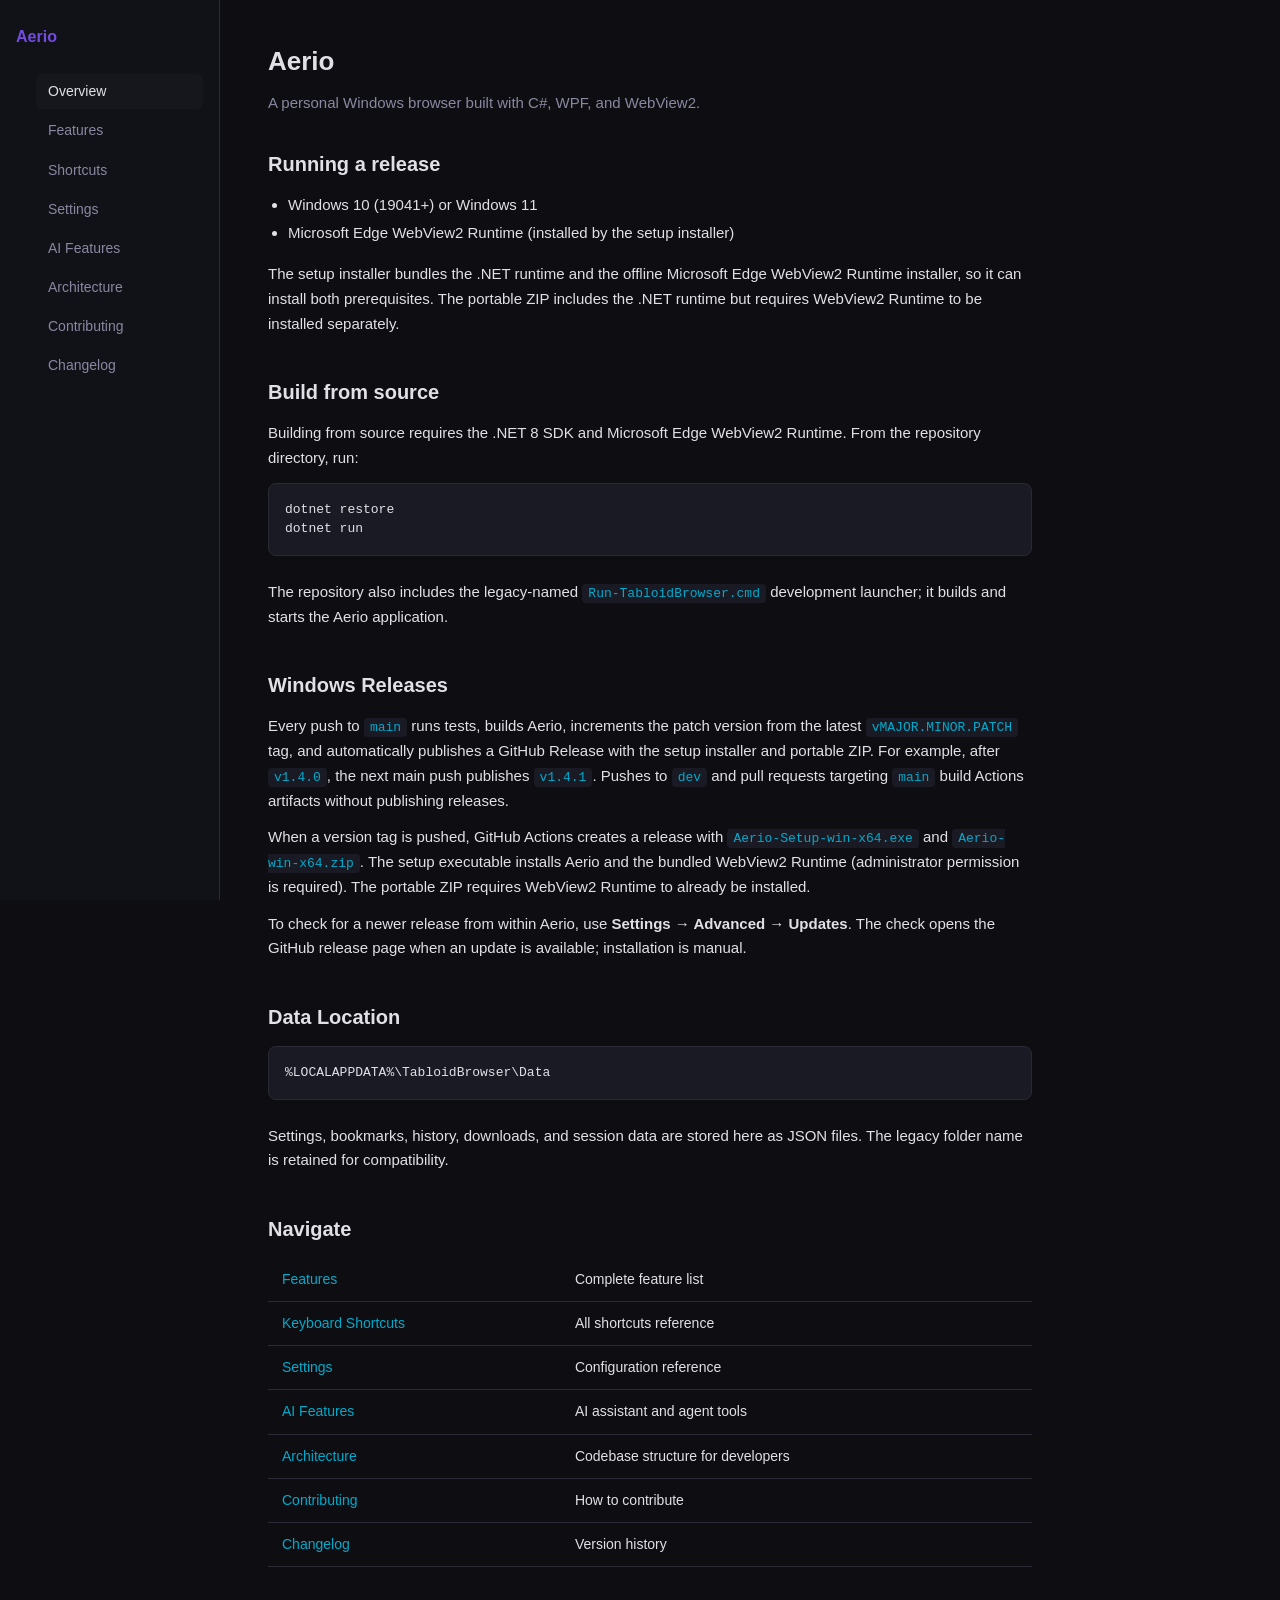
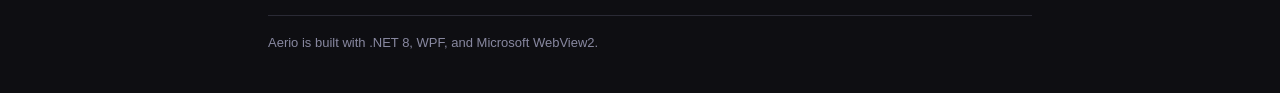
<file: docs/index.html>
<!DOCTYPE html>
<html lang="en">
<head>
    <meta charset="UTF-8">
    <meta name="viewport" content="width=device-width, initial-scale=1.0">
    <title>Aerio</title>
    <link rel="stylesheet" href="css/style.css">
</head>
<body>
    <div class="layout">
        <nav>
            <a class="brand" href="index.html"><span>Aerio</span></a>
            <ul>
                <li><a href="index.html" class="active">Overview</a></li>
                <li><a href="features.html">Features</a></li>
                <li><a href="keyboard-shortcuts.html">Shortcuts</a></li>
                <li><a href="settings.html">Settings</a></li>
                <li><a href="ai-features.html">AI Features</a></li>
                <li><a href="architecture.html">Architecture</a></li>
                <li><a href="contributing.html">Contributing</a></li>
                <li><a href="changelog.html">Changelog</a></li>
            </ul>
        </nav>
        <main>
            <h1>Aerio</h1>
            <p class="subtitle">A personal Windows browser built with C#, WPF, and WebView2.</p>

            <div class="section">
                <h2>Running a release</h2>
                <ul>
                    <li>Windows 10 (19041+) or Windows 11</li>
                    <li>Microsoft Edge WebView2 Runtime (installed by the setup installer)</li>
                </ul>
                <p>The setup installer bundles the .NET runtime and the offline Microsoft Edge WebView2 Runtime installer, so it can install both prerequisites. The portable ZIP includes the .NET runtime but requires WebView2 Runtime to be installed separately.</p>
            </div>

            <div class="section">
                <h2>Build from source</h2>
                <p>Building from source requires the .NET 8 SDK and Microsoft Edge WebView2 Runtime. From the repository directory, run:</p>
<pre><code>dotnet restore
dotnet run</code></pre>
                <p>The repository also includes the legacy-named <code>Run-TabloidBrowser.cmd</code> development launcher; it builds and starts the Aerio application.</p>
            </div>

            <div class="section">
                <h2>Windows Releases</h2>
                <p>Every push to <code>main</code> runs tests, builds Aerio, increments the patch version from the latest <code>vMAJOR.MINOR.PATCH</code> tag, and automatically publishes a GitHub Release with the setup installer and portable ZIP. For example, after <code>v1.4.0</code>, the next main push publishes <code>v1.4.1</code>. Pushes to <code>dev</code> and pull requests targeting <code>main</code> build Actions artifacts without publishing releases.</p>
                <p>When a version tag is pushed, GitHub Actions creates a release with <code>Aerio-Setup-win-x64.exe</code> and <code>Aerio-win-x64.zip</code>. The setup executable installs Aerio and the bundled WebView2 Runtime (administrator permission is required). The portable ZIP requires WebView2 Runtime to already be installed.</p>
                <p>To check for a newer release from within Aerio, use <strong>Settings → Advanced → Updates</strong>. The check opens the GitHub release page when an update is available; installation is manual.</p>
            </div>

            <div class="section">
                <h2>Data Location</h2>
<pre><code>%LOCALAPPDATA%\TabloidBrowser\Data</code></pre>
                <p>Settings, bookmarks, history, downloads, and session data are stored here as JSON files. The legacy folder name is retained for compatibility.</p>
            </div>

            <div class="section">
                <h2>Navigate</h2>
                <table>
                    <tr><td><a href="features.html">Features</a></td><td>Complete feature list</td></tr>
                    <tr><td><a href="keyboard-shortcuts.html">Keyboard Shortcuts</a></td><td>All shortcuts reference</td></tr>
                    <tr><td><a href="settings.html">Settings</a></td><td>Configuration reference</td></tr>
                    <tr><td><a href="ai-features.html">AI Features</a></td><td>AI assistant and agent tools</td></tr>
                    <tr><td><a href="architecture.html">Architecture</a></td><td>Codebase structure for developers</td></tr>
                    <tr><td><a href="contributing.html">Contributing</a></td><td>How to contribute</td></tr>
                    <tr><td><a href="changelog.html">Changelog</a></td><td>Version history</td></tr>
                </table>
            </div>

            <div class="footer">
                Aerio is built with .NET 8, WPF, and Microsoft WebView2.
            </div>
        </main>
    </div>
</body>
</html>
</file>
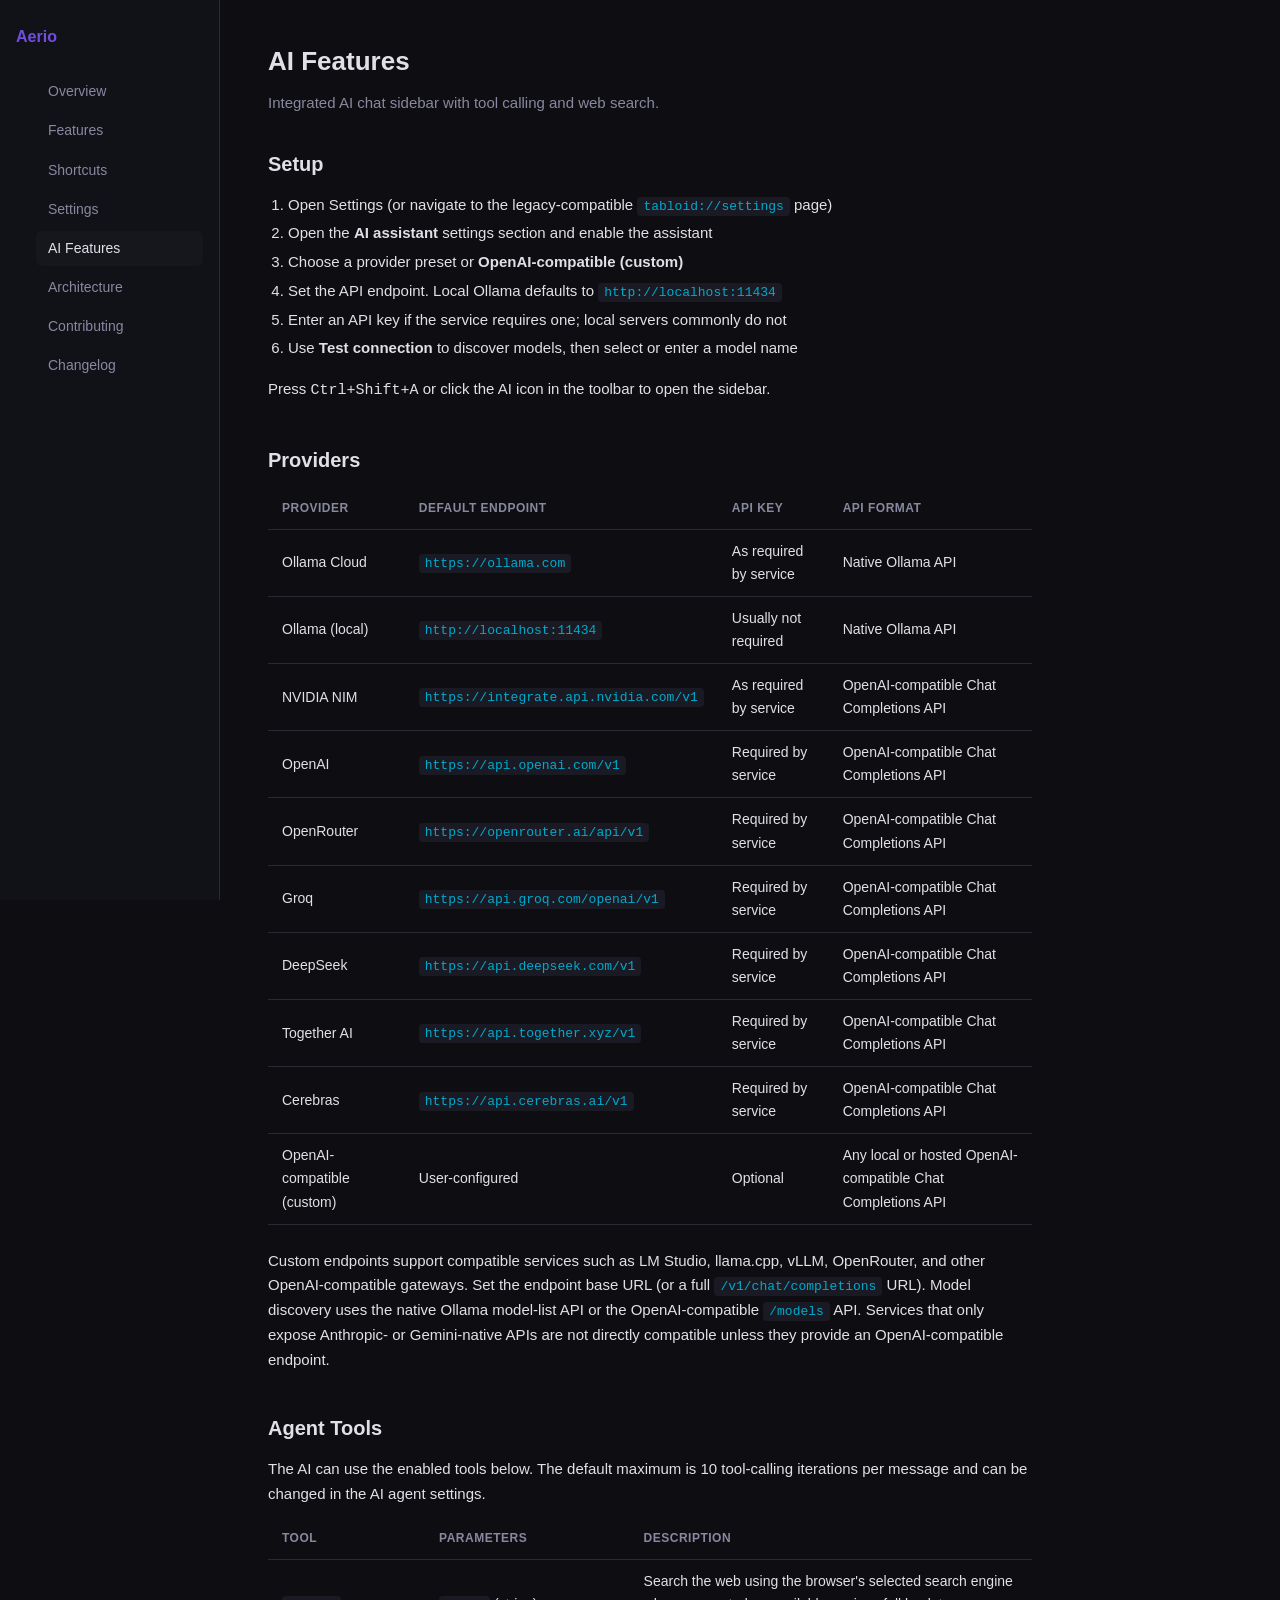
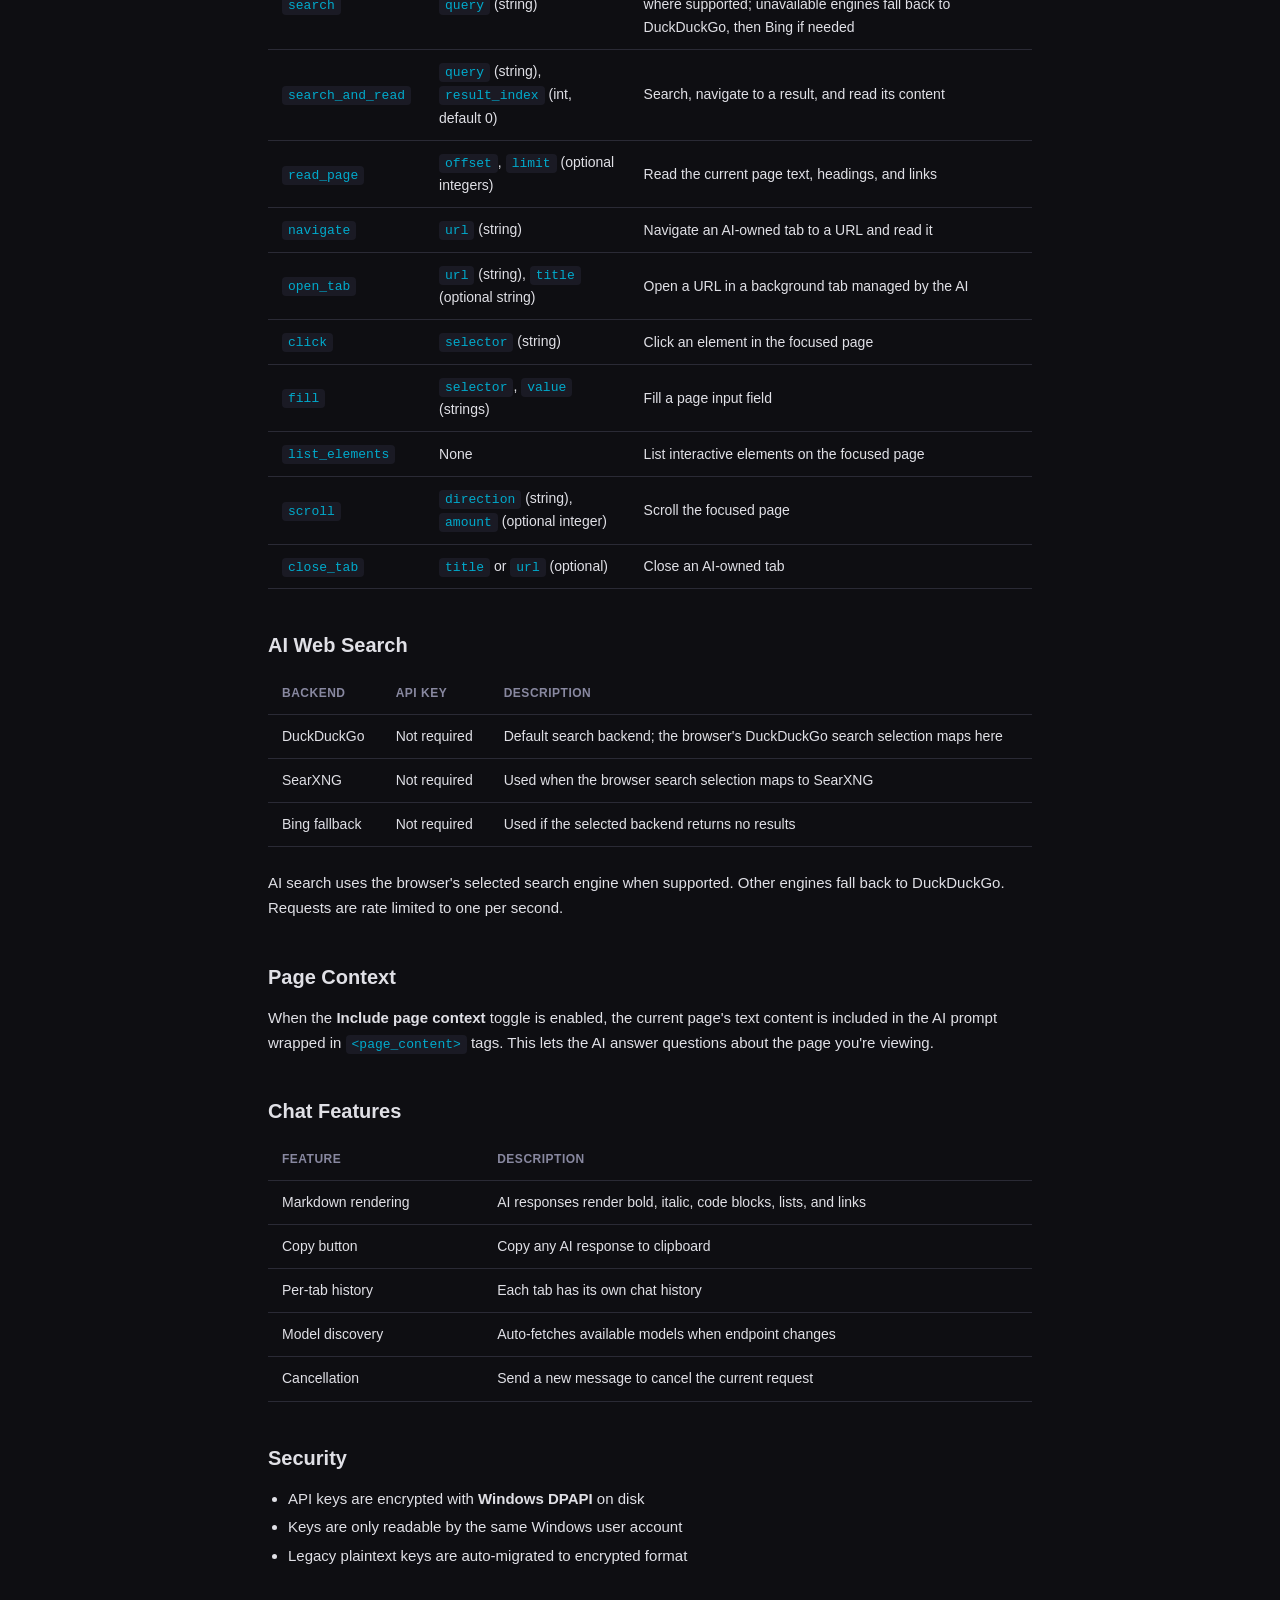
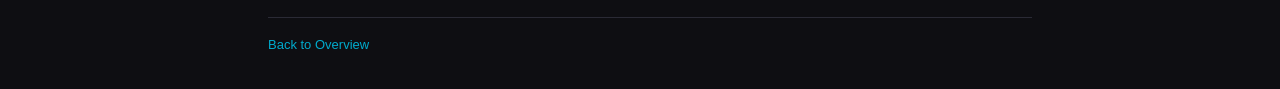
<file: docs/ai-features.html>
<!DOCTYPE html>
<html lang="en">
<head>
    <meta charset="UTF-8">
    <meta name="viewport" content="width=device-width, initial-scale=1.0">
    <title>AI Features - Aerio</title>
    <link rel="stylesheet" href="css/style.css">
</head>
<body>
    <div class="layout">
        <nav>
            <a class="brand" href="index.html"><span>Aerio</span></a>
            <ul>
                <li><a href="index.html">Overview</a></li>
                <li><a href="features.html">Features</a></li>
                <li><a href="keyboard-shortcuts.html">Shortcuts</a></li>
                <li><a href="settings.html">Settings</a></li>
                <li><a href="ai-features.html" class="active">AI Features</a></li>
                <li><a href="architecture.html">Architecture</a></li>
                <li><a href="contributing.html">Contributing</a></li>
                <li><a href="changelog.html">Changelog</a></li>
            </ul>
        </nav>
        <main>
            <h1>AI Features</h1>
            <p class="subtitle">Integrated AI chat sidebar with tool calling and web search.</p>

            <div class="section">
                <h2>Setup</h2>
                <ol>
                    <li>Open Settings (or navigate to the legacy-compatible <code>tabloid://settings</code> page)</li>
                    <li>Open the <strong>AI assistant</strong> settings section and enable the assistant</li>
                    <li>Choose a provider preset or <strong>OpenAI-compatible (custom)</strong></li>
                    <li>Set the API endpoint. Local Ollama defaults to <code>http://localhost:11434</code></li>
                    <li>Enter an API key if the service requires one; local servers commonly do not</li>
                    <li>Use <strong>Test connection</strong> to discover models, then select or enter a model name</li>
                </ol>
                <p>Press <kbd>Ctrl+Shift+A</kbd> or click the AI icon in the toolbar to open the sidebar.</p>
            </div>

            <div class="section">
                <h2>Providers</h2>
                <table>
                    <tr><th>Provider</th><th>Default endpoint</th><th>API Key</th><th>API format</th></tr>
                    <tr><td>Ollama Cloud</td><td><code>https://ollama.com</code></td><td>As required by service</td><td>Native Ollama API</td></tr>
                    <tr><td>Ollama (local)</td><td><code>http://localhost:11434</code></td><td>Usually not required</td><td>Native Ollama API</td></tr>
                    <tr><td>NVIDIA NIM</td><td><code>https://integrate.api.nvidia.com/v1</code></td><td>As required by service</td><td>OpenAI-compatible Chat Completions API</td></tr>
                    <tr><td>OpenAI</td><td><code>https://api.openai.com/v1</code></td><td>Required by service</td><td>OpenAI-compatible Chat Completions API</td></tr>
                    <tr><td>OpenRouter</td><td><code>https://openrouter.ai/api/v1</code></td><td>Required by service</td><td>OpenAI-compatible Chat Completions API</td></tr>
                    <tr><td>Groq</td><td><code>https://api.groq.com/openai/v1</code></td><td>Required by service</td><td>OpenAI-compatible Chat Completions API</td></tr>
                    <tr><td>DeepSeek</td><td><code>https://api.deepseek.com/v1</code></td><td>Required by service</td><td>OpenAI-compatible Chat Completions API</td></tr>
                    <tr><td>Together AI</td><td><code>https://api.together.xyz/v1</code></td><td>Required by service</td><td>OpenAI-compatible Chat Completions API</td></tr>
                    <tr><td>Cerebras</td><td><code>https://api.cerebras.ai/v1</code></td><td>Required by service</td><td>OpenAI-compatible Chat Completions API</td></tr>
                    <tr><td>OpenAI-compatible (custom)</td><td>User-configured</td><td>Optional</td><td>Any local or hosted OpenAI-compatible Chat Completions API</td></tr>
                </table>
                <p>Custom endpoints support compatible services such as LM Studio, llama.cpp, vLLM, OpenRouter, and other OpenAI-compatible gateways. Set the endpoint base URL (or a full <code>/v1/chat/completions</code> URL). Model discovery uses the native Ollama model-list API or the OpenAI-compatible <code>/models</code> API. Services that only expose Anthropic- or Gemini-native APIs are not directly compatible unless they provide an OpenAI-compatible endpoint.</p>
            </div>

            <div class="section">
                <h2>Agent Tools</h2>
                <p>The AI can use the enabled tools below. The default maximum is 10 tool-calling iterations per message and can be changed in the AI agent settings.</p>

                <table>
                    <tr><th>Tool</th><th>Parameters</th><th>Description</th></tr>
                    <tr><td><code>search</code></td><td><code>query</code> (string)</td><td>Search the web using the browser's selected search engine where supported; unavailable engines fall back to DuckDuckGo, then Bing if needed</td></tr>
                    <tr><td><code>search_and_read</code></td><td><code>query</code> (string), <code>result_index</code> (int, default 0)</td><td>Search, navigate to a result, and read its content</td></tr>
                    <tr><td><code>read_page</code></td><td><code>offset</code>, <code>limit</code> (optional integers)</td><td>Read the current page text, headings, and links</td></tr>
                    <tr><td><code>navigate</code></td><td><code>url</code> (string)</td><td>Navigate an AI-owned tab to a URL and read it</td></tr>
                    <tr><td><code>open_tab</code></td><td><code>url</code> (string), <code>title</code> (optional string)</td><td>Open a URL in a background tab managed by the AI</td></tr>
                    <tr><td><code>click</code></td><td><code>selector</code> (string)</td><td>Click an element in the focused page</td></tr>
                    <tr><td><code>fill</code></td><td><code>selector</code>, <code>value</code> (strings)</td><td>Fill a page input field</td></tr>
                    <tr><td><code>list_elements</code></td><td>None</td><td>List interactive elements on the focused page</td></tr>
                    <tr><td><code>scroll</code></td><td><code>direction</code> (string), <code>amount</code> (optional integer)</td><td>Scroll the focused page</td></tr>
                    <tr><td><code>close_tab</code></td><td><code>title</code> or <code>url</code> (optional)</td><td>Close an AI-owned tab</td></tr>
                </table>
            </div>

            <div class="section">
                <h2>AI Web Search</h2>
                <table>
                    <tr><th>Backend</th><th>API Key</th><th>Description</th></tr>
                    <tr><td>DuckDuckGo</td><td>Not required</td><td>Default search backend; the browser's DuckDuckGo search selection maps here</td></tr>
                    <tr><td>SearXNG</td><td>Not required</td><td>Used when the browser search selection maps to SearXNG</td></tr>
                    <tr><td>Bing fallback</td><td>Not required</td><td>Used if the selected backend returns no results</td></tr>
                </table>
                <p>AI search uses the browser's selected search engine when supported. Other engines fall back to DuckDuckGo. Requests are rate limited to one per second.</p>
            </div>

            <div class="section">
                <h2>Page Context</h2>
                <p>When the <strong>Include page context</strong> toggle is enabled, the current page's text content is included in the AI prompt wrapped in <code>&lt;page_content&gt;</code> tags. This lets the AI answer questions about the page you're viewing.</p>
            </div>

            <div class="section">
                <h2>Chat Features</h2>
                <table>
                    <tr><th>Feature</th><th>Description</th></tr>
                    <tr><td>Markdown rendering</td><td>AI responses render bold, italic, code blocks, lists, and links</td></tr>
                    <tr><td>Copy button</td><td>Copy any AI response to clipboard</td></tr>
                    <tr><td>Per-tab history</td><td>Each tab has its own chat history</td></tr>
                    <tr><td>Model discovery</td><td>Auto-fetches available models when endpoint changes</td></tr>
                    <tr><td>Cancellation</td><td>Send a new message to cancel the current request</td></tr>
                </table>
            </div>

            <div class="section">
                <h2>Security</h2>
                <ul>
                    <li>API keys are encrypted with <strong>Windows DPAPI</strong> on disk</li>
                    <li>Keys are only readable by the same Windows user account</li>
                    <li>Legacy plaintext keys are auto-migrated to encrypted format</li>
                </ul>
            </div>

            <div class="footer">
                <a href="index.html">Back to Overview</a>
            </div>
        </main>
    </div>
</body>
</html>
</file>
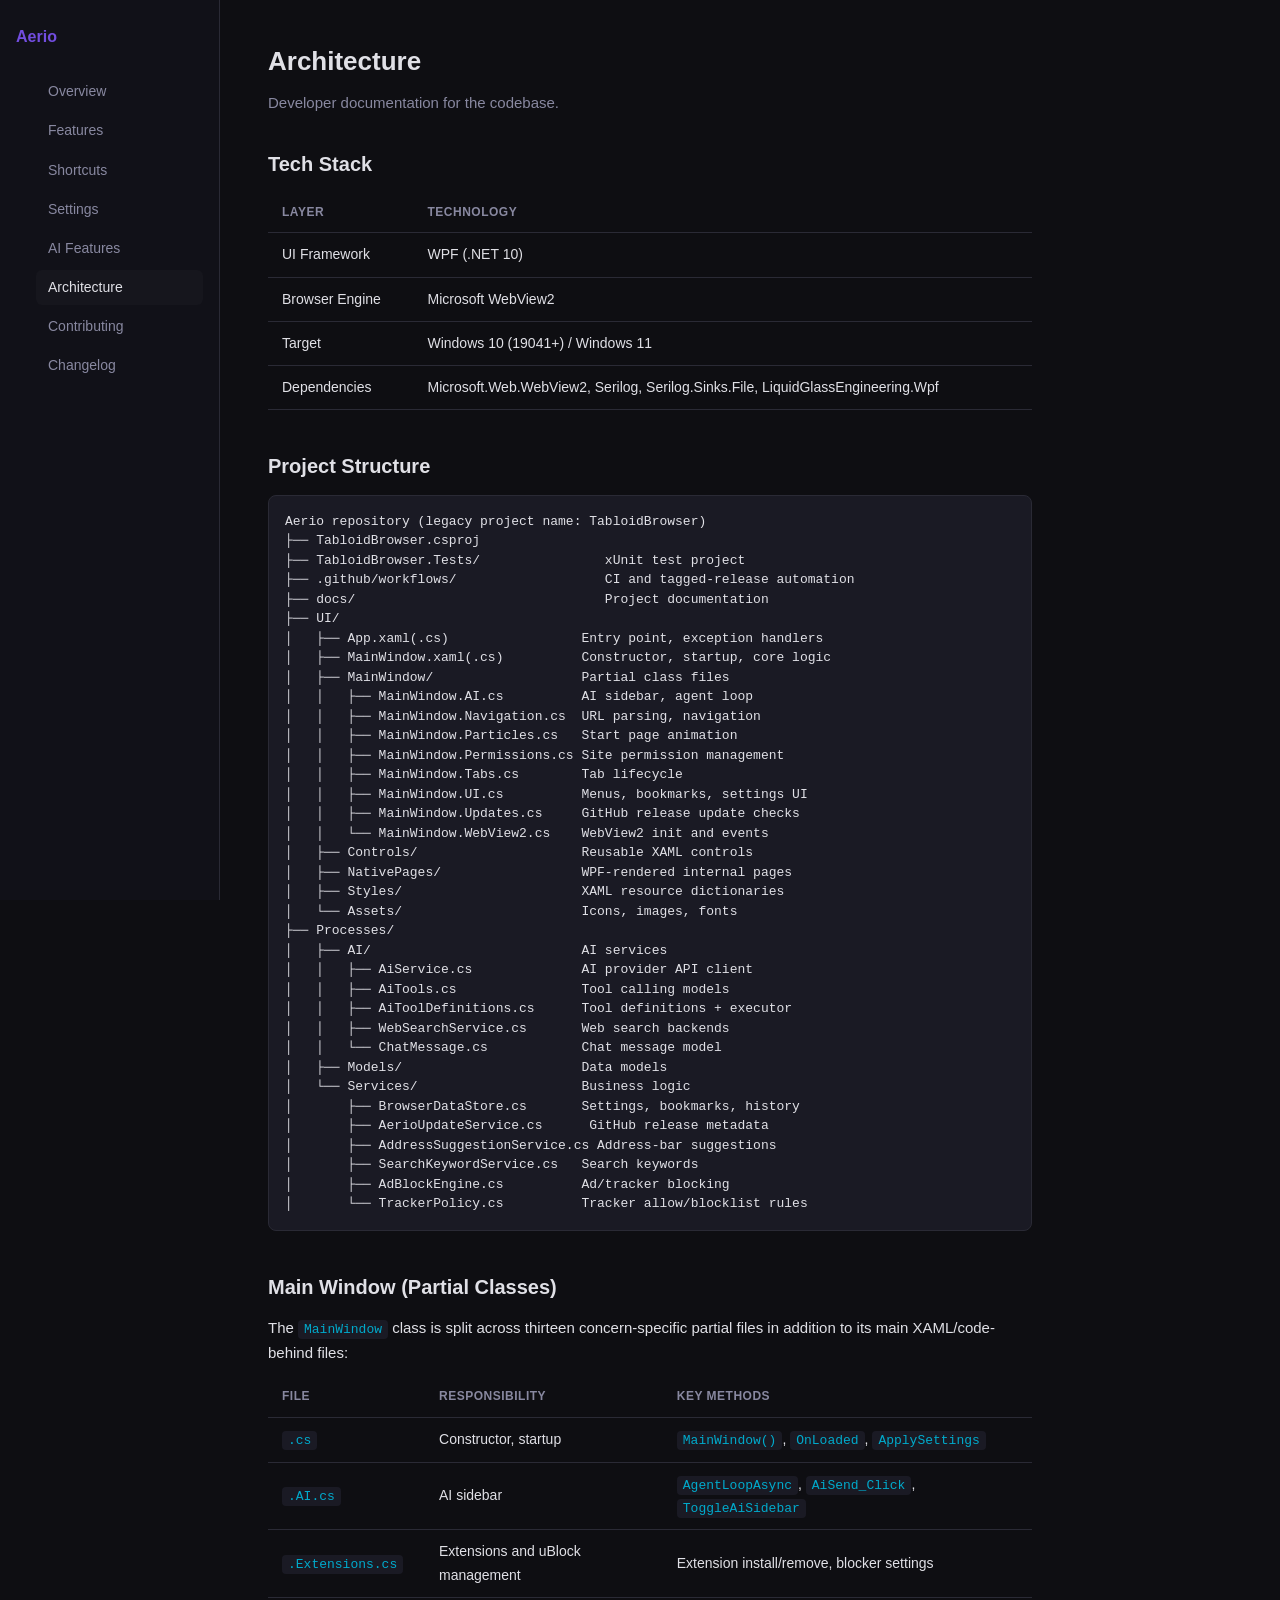
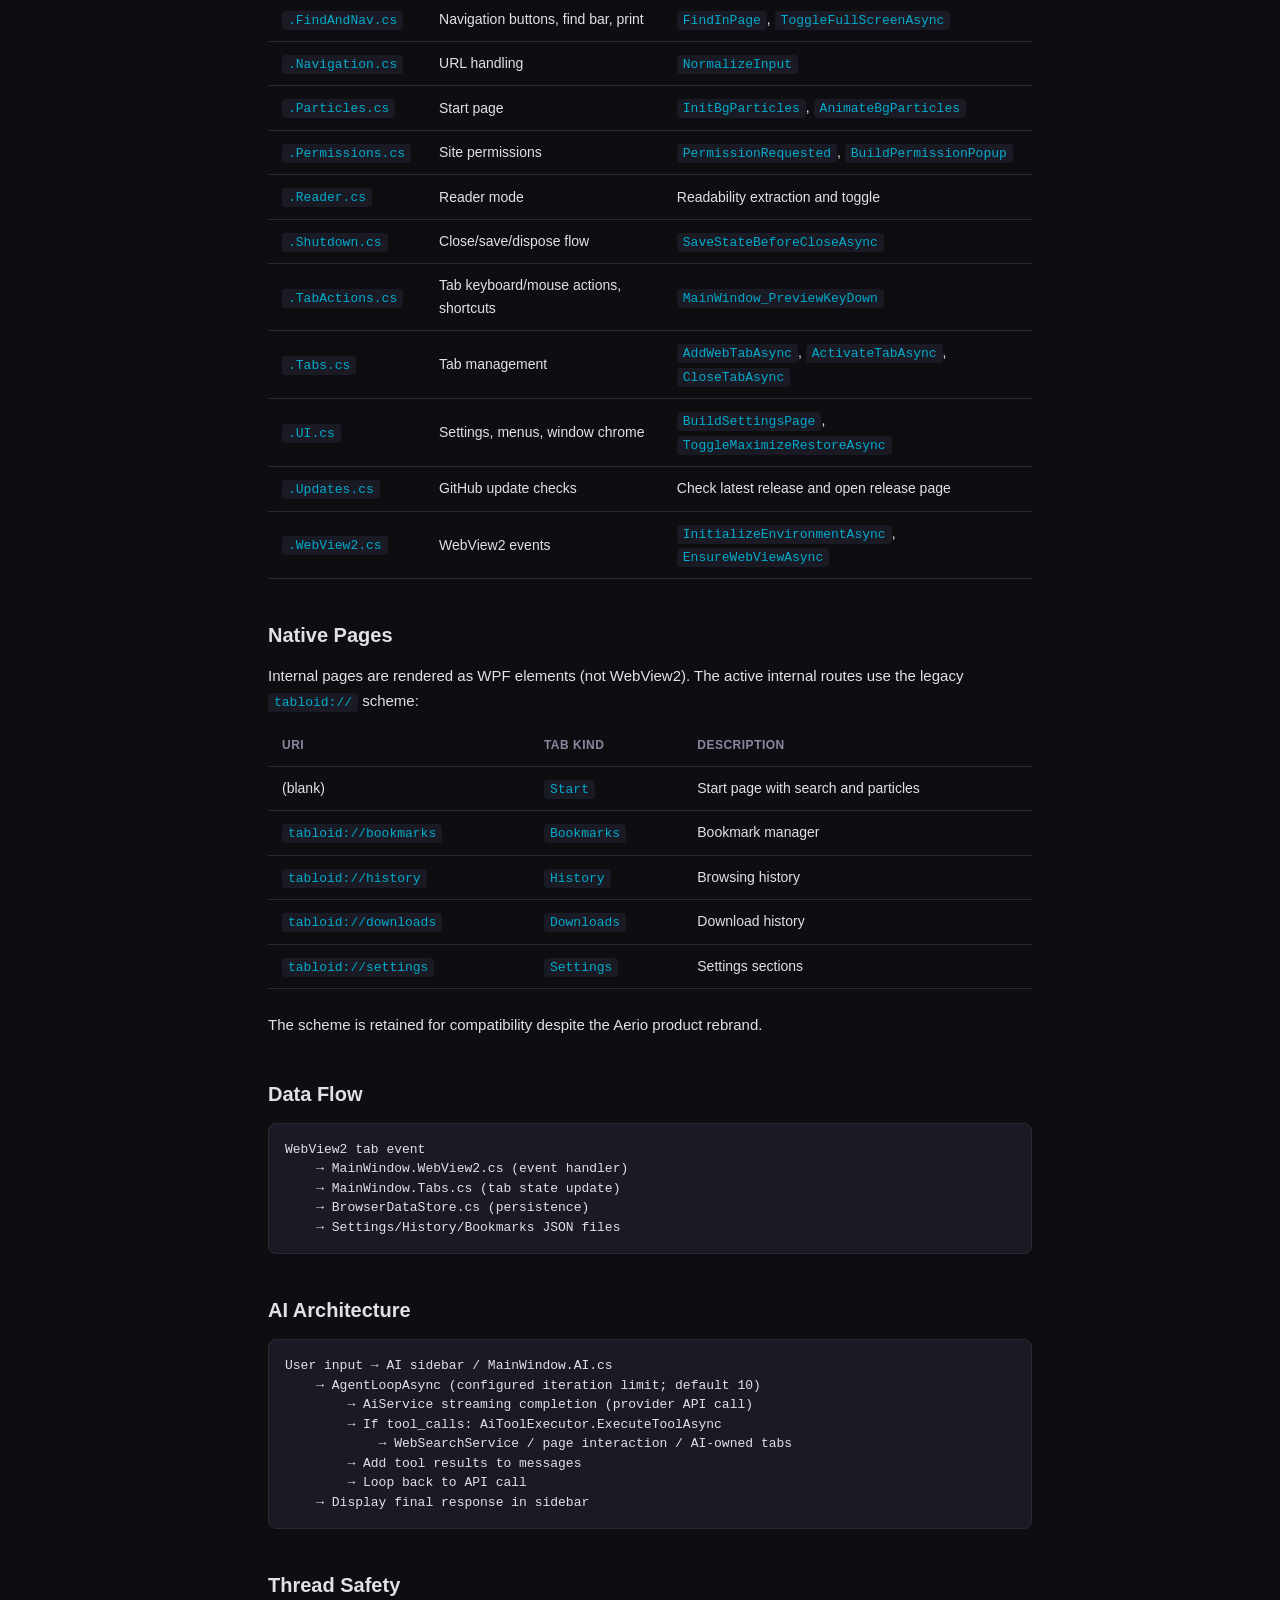
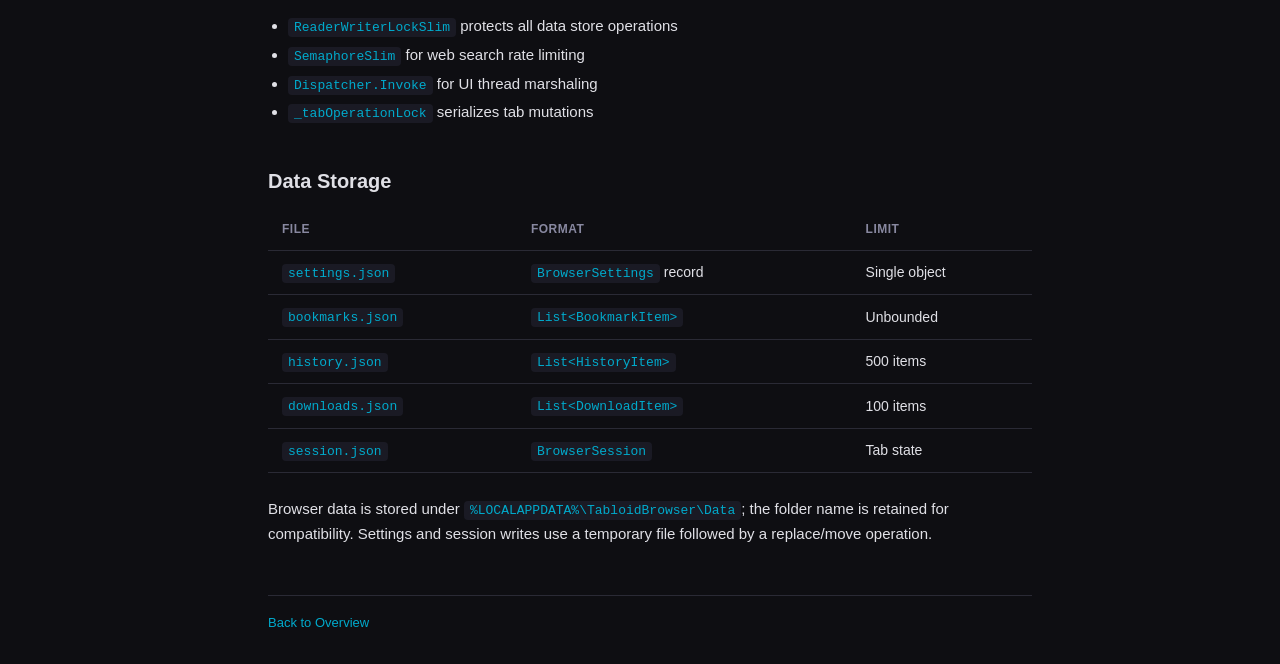
<file: docs/architecture.html>
<!DOCTYPE html>
<html lang="en">
<head>
    <meta charset="UTF-8">
    <meta name="viewport" content="width=device-width, initial-scale=1.0">
    <title>Architecture - Aerio</title>
    <link rel="stylesheet" href="css/style.css">
</head>
<body>
    <div class="layout">
        <nav>
            <a class="brand" href="index.html"><span>Aerio</span></a>
            <ul>
                <li><a href="index.html">Overview</a></li>
                <li><a href="features.html">Features</a></li>
                <li><a href="keyboard-shortcuts.html">Shortcuts</a></li>
                <li><a href="settings.html">Settings</a></li>
                <li><a href="ai-features.html">AI Features</a></li>
                <li><a href="architecture.html" class="active">Architecture</a></li>
                <li><a href="contributing.html">Contributing</a></li>
                <li><a href="changelog.html">Changelog</a></li>
            </ul>
        </nav>
        <main>
            <h1>Architecture</h1>
            <p class="subtitle">Developer documentation for the codebase.</p>

            <div class="section">
                <h2>Tech Stack</h2>
                <table>
                    <tr><th>Layer</th><th>Technology</th></tr>
                    <tr><td>UI Framework</td><td>WPF (.NET 10)</td></tr>
                    <tr><td>Browser Engine</td><td>Microsoft WebView2</td></tr>
                    <tr><td>Target</td><td>Windows 10 (19041+) / Windows 11</td></tr>
                    <tr><td>Dependencies</td><td>Microsoft.Web.WebView2, Serilog, Serilog.Sinks.File, LiquidGlassEngineering.Wpf</td></tr>
                </table>
            </div>

            <div class="section">
                <h2>Project Structure</h2>
<pre><code>Aerio repository (legacy project name: TabloidBrowser)
├── TabloidBrowser.csproj
├── TabloidBrowser.Tests/                xUnit test project
├── .github/workflows/                   CI and tagged-release automation
├── docs/                                Project documentation
├── UI/
│   ├── App.xaml(.cs)                 Entry point, exception handlers
│   ├── MainWindow.xaml(.cs)          Constructor, startup, core logic
│   ├── MainWindow/                   Partial class files
│   │   ├── MainWindow.AI.cs          AI sidebar, agent loop
│   │   ├── MainWindow.Navigation.cs  URL parsing, navigation
│   │   ├── MainWindow.Particles.cs   Start page animation
│   │   ├── MainWindow.Permissions.cs Site permission management
│   │   ├── MainWindow.Tabs.cs        Tab lifecycle
│   │   ├── MainWindow.UI.cs          Menus, bookmarks, settings UI
│   │   ├── MainWindow.Updates.cs     GitHub release update checks
│   │   └── MainWindow.WebView2.cs    WebView2 init and events
│   ├── Controls/                     Reusable XAML controls
│   ├── NativePages/                  WPF-rendered internal pages
│   ├── Styles/                       XAML resource dictionaries
│   └── Assets/                       Icons, images, fonts
├── Processes/
│   ├── AI/                           AI services
│   │   ├── AiService.cs              AI provider API client
│   │   ├── AiTools.cs                Tool calling models
│   │   ├── AiToolDefinitions.cs      Tool definitions + executor
│   │   ├── WebSearchService.cs       Web search backends
│   │   └── ChatMessage.cs            Chat message model
│   ├── Models/                       Data models
│   └── Services/                     Business logic
│       ├── BrowserDataStore.cs       Settings, bookmarks, history
│       ├── AerioUpdateService.cs      GitHub release metadata
│       ├── AddressSuggestionService.cs Address-bar suggestions
│       ├── SearchKeywordService.cs   Search keywords
│       ├── AdBlockEngine.cs          Ad/tracker blocking
│       └── TrackerPolicy.cs          Tracker allow/blocklist rules</code></pre>
            </div>

            <div class="section">
                <h2>Main Window (Partial Classes)</h2>
                <p>The <code>MainWindow</code> class is split across thirteen concern-specific partial files in addition to its main XAML/code-behind files:</p>
                <table>
                    <tr><th>File</th><th>Responsibility</th><th>Key Methods</th></tr>
                    <tr><td><code>.cs</code></td><td>Constructor, startup</td><td><code>MainWindow()</code>, <code>OnLoaded</code>, <code>ApplySettings</code></td></tr>
                    <tr><td><code>.AI.cs</code></td><td>AI sidebar</td><td><code>AgentLoopAsync</code>, <code>AiSend_Click</code>, <code>ToggleAiSidebar</code></td></tr>
                    <tr><td><code>.Extensions.cs</code></td><td>Extensions and uBlock management</td><td>Extension install/remove, blocker settings</td></tr>
                    <tr><td><code>.FindAndNav.cs</code></td><td>Navigation buttons, find bar, print</td><td><code>FindInPage</code>, <code>ToggleFullScreenAsync</code></td></tr>
                    <tr><td><code>.Navigation.cs</code></td><td>URL handling</td><td><code>NormalizeInput</code></td></tr>
                    <tr><td><code>.Particles.cs</code></td><td>Start page</td><td><code>InitBgParticles</code>, <code>AnimateBgParticles</code></td></tr>
                    <tr><td><code>.Permissions.cs</code></td><td>Site permissions</td><td><code>PermissionRequested</code>, <code>BuildPermissionPopup</code></td></tr>
                    <tr><td><code>.Reader.cs</code></td><td>Reader mode</td><td>Readability extraction and toggle</td></tr>
                    <tr><td><code>.Shutdown.cs</code></td><td>Close/save/dispose flow</td><td><code>SaveStateBeforeCloseAsync</code></td></tr>
                    <tr><td><code>.TabActions.cs</code></td><td>Tab keyboard/mouse actions, shortcuts</td><td><code>MainWindow_PreviewKeyDown</code></td></tr>
                    <tr><td><code>.Tabs.cs</code></td><td>Tab management</td><td><code>AddWebTabAsync</code>, <code>ActivateTabAsync</code>, <code>CloseTabAsync</code></td></tr>
                    <tr><td><code>.UI.cs</code></td><td>Settings, menus, window chrome</td><td><code>BuildSettingsPage</code>, <code>ToggleMaximizeRestoreAsync</code></td></tr>
                    <tr><td><code>.Updates.cs</code></td><td>GitHub update checks</td><td>Check latest release and open release page</td></tr>
                    <tr><td><code>.WebView2.cs</code></td><td>WebView2 events</td><td><code>InitializeEnvironmentAsync</code>, <code>EnsureWebViewAsync</code></td></tr>
                </table>
            </div>

            <div class="section">
                <h2>Native Pages</h2>
                <p>Internal pages are rendered as WPF elements (not WebView2). The active internal routes use the legacy <code>tabloid://</code> scheme:</p>
                <table>
                    <tr><th>URI</th><th>Tab Kind</th><th>Description</th></tr>
                    <tr><td>(blank)</td><td><code>Start</code></td><td>Start page with search and particles</td></tr>
                    <tr><td><code>tabloid://bookmarks</code></td><td><code>Bookmarks</code></td><td>Bookmark manager</td></tr>
                    <tr><td><code>tabloid://history</code></td><td><code>History</code></td><td>Browsing history</td></tr>
                    <tr><td><code>tabloid://downloads</code></td><td><code>Downloads</code></td><td>Download history</td></tr>
                    <tr><td><code>tabloid://settings</code></td><td><code>Settings</code></td><td>Settings sections</td></tr>
                </table>
                <p>The scheme is retained for compatibility despite the Aerio product rebrand.</p>
            </div>

            <div class="section">
                <h2>Data Flow</h2>
<pre><code>WebView2 tab event
    → MainWindow.WebView2.cs (event handler)
    → MainWindow.Tabs.cs (tab state update)
    → BrowserDataStore.cs (persistence)
    → Settings/History/Bookmarks JSON files</code></pre>
            </div>

            <div class="section">
                <h2>AI Architecture</h2>
<pre><code>User input → AI sidebar / MainWindow.AI.cs
    → AgentLoopAsync (configured iteration limit; default 10)
        → AiService streaming completion (provider API call)
        → If tool_calls: AiToolExecutor.ExecuteToolAsync
            → WebSearchService / page interaction / AI-owned tabs
        → Add tool results to messages
        → Loop back to API call
    → Display final response in sidebar</code></pre>
            </div>

            <div class="section">
                <h2>Thread Safety</h2>
                <ul>
                    <li><code>ReaderWriterLockSlim</code> protects all data store operations</li>
                    <li><code>SemaphoreSlim</code> for web search rate limiting</li>
                    <li><code>Dispatcher.Invoke</code> for UI thread marshaling</li>
                    <li><code>_tabOperationLock</code> serializes tab mutations</li>
                </ul>
            </div>

            <div class="section">
                <h2>Data Storage</h2>
                <table>
                    <tr><th>File</th><th>Format</th><th>Limit</th></tr>
                    <tr><td><code>settings.json</code></td><td><code>BrowserSettings</code> record</td><td>Single object</td></tr>
                    <tr><td><code>bookmarks.json</code></td><td><code>List&lt;BookmarkItem&gt;</code></td><td>Unbounded</td></tr>
                    <tr><td><code>history.json</code></td><td><code>List&lt;HistoryItem&gt;</code></td><td>500 items</td></tr>
                    <tr><td><code>downloads.json</code></td><td><code>List&lt;DownloadItem&gt;</code></td><td>100 items</td></tr>
                    <tr><td><code>session.json</code></td><td><code>BrowserSession</code></td><td>Tab state</td></tr>
                </table>
                <p>Browser data is stored under <code>%LOCALAPPDATA%\TabloidBrowser\Data</code>; the folder name is retained for compatibility. Settings and session writes use a temporary file followed by a replace/move operation.</p>
            </div>

            <div class="footer">
                <a href="index.html">Back to Overview</a>
            </div>
        </main>
    </div>
</body>
</html>
</file>
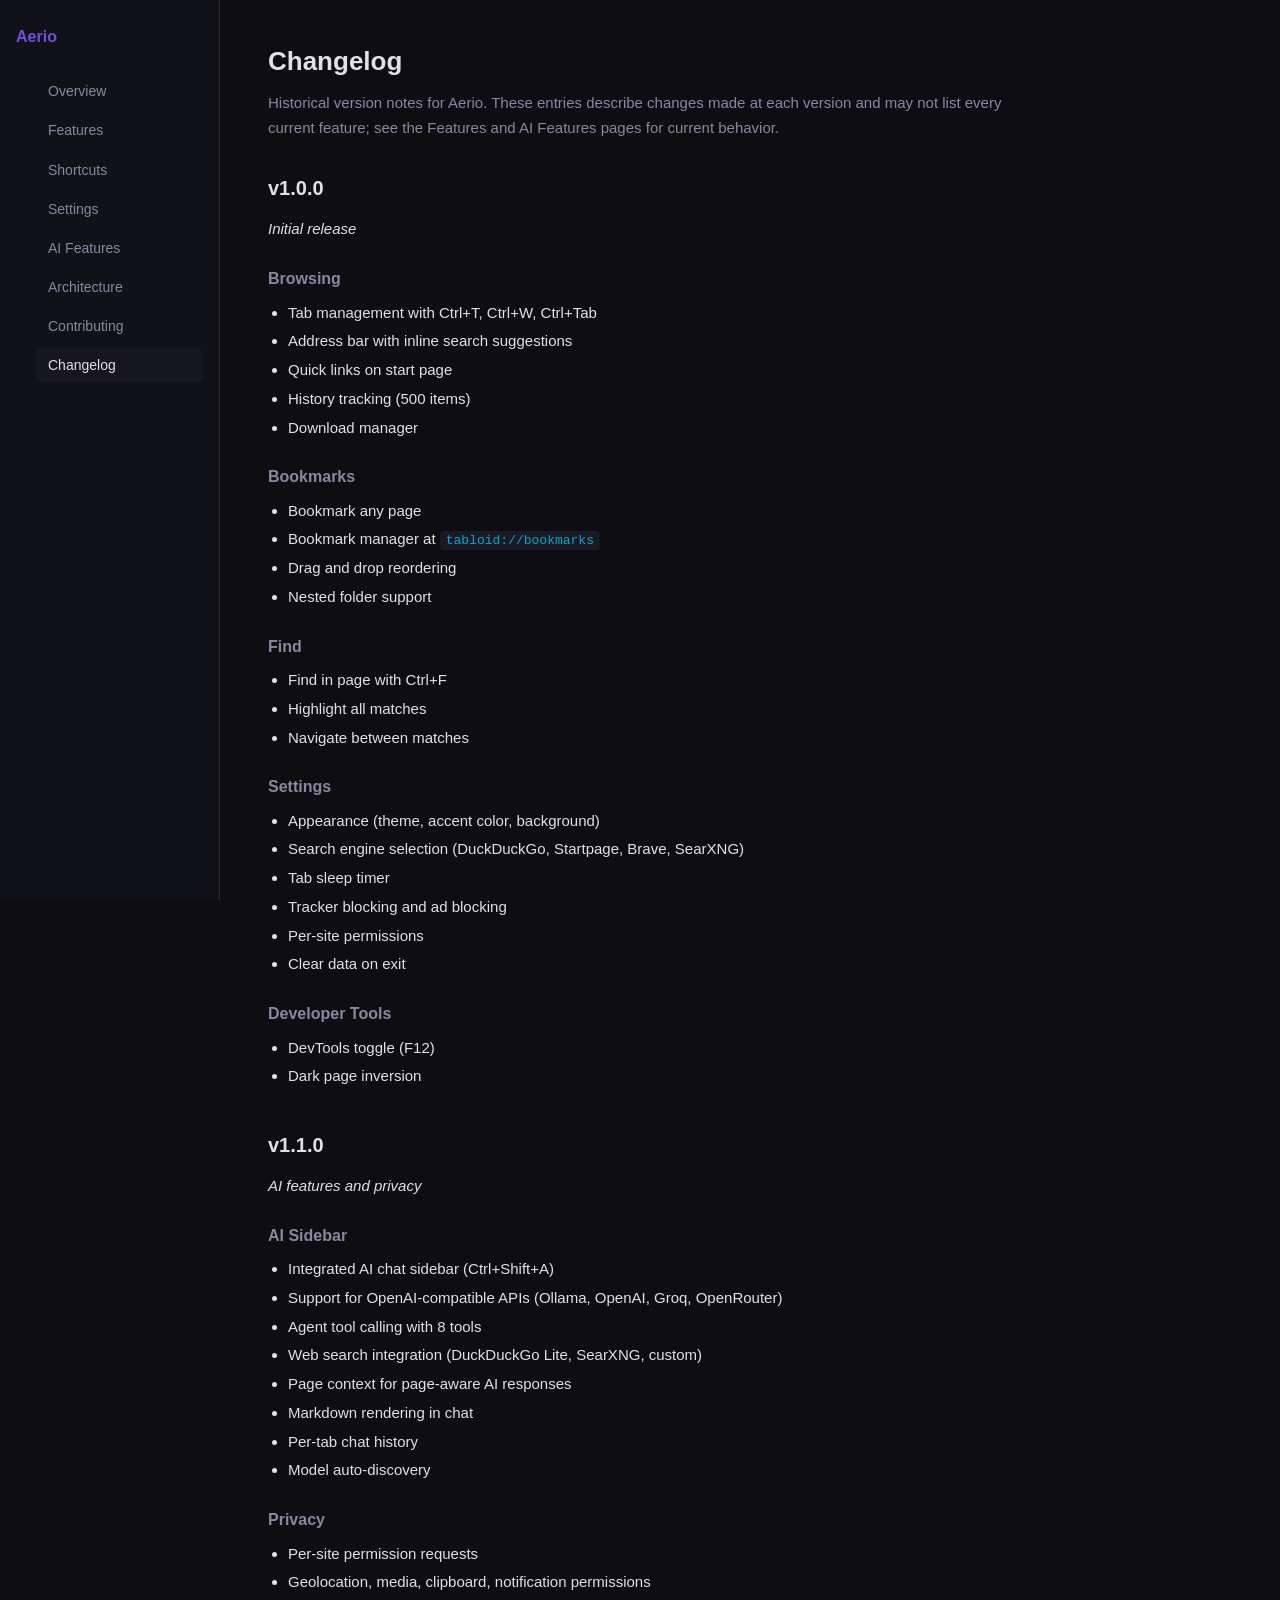
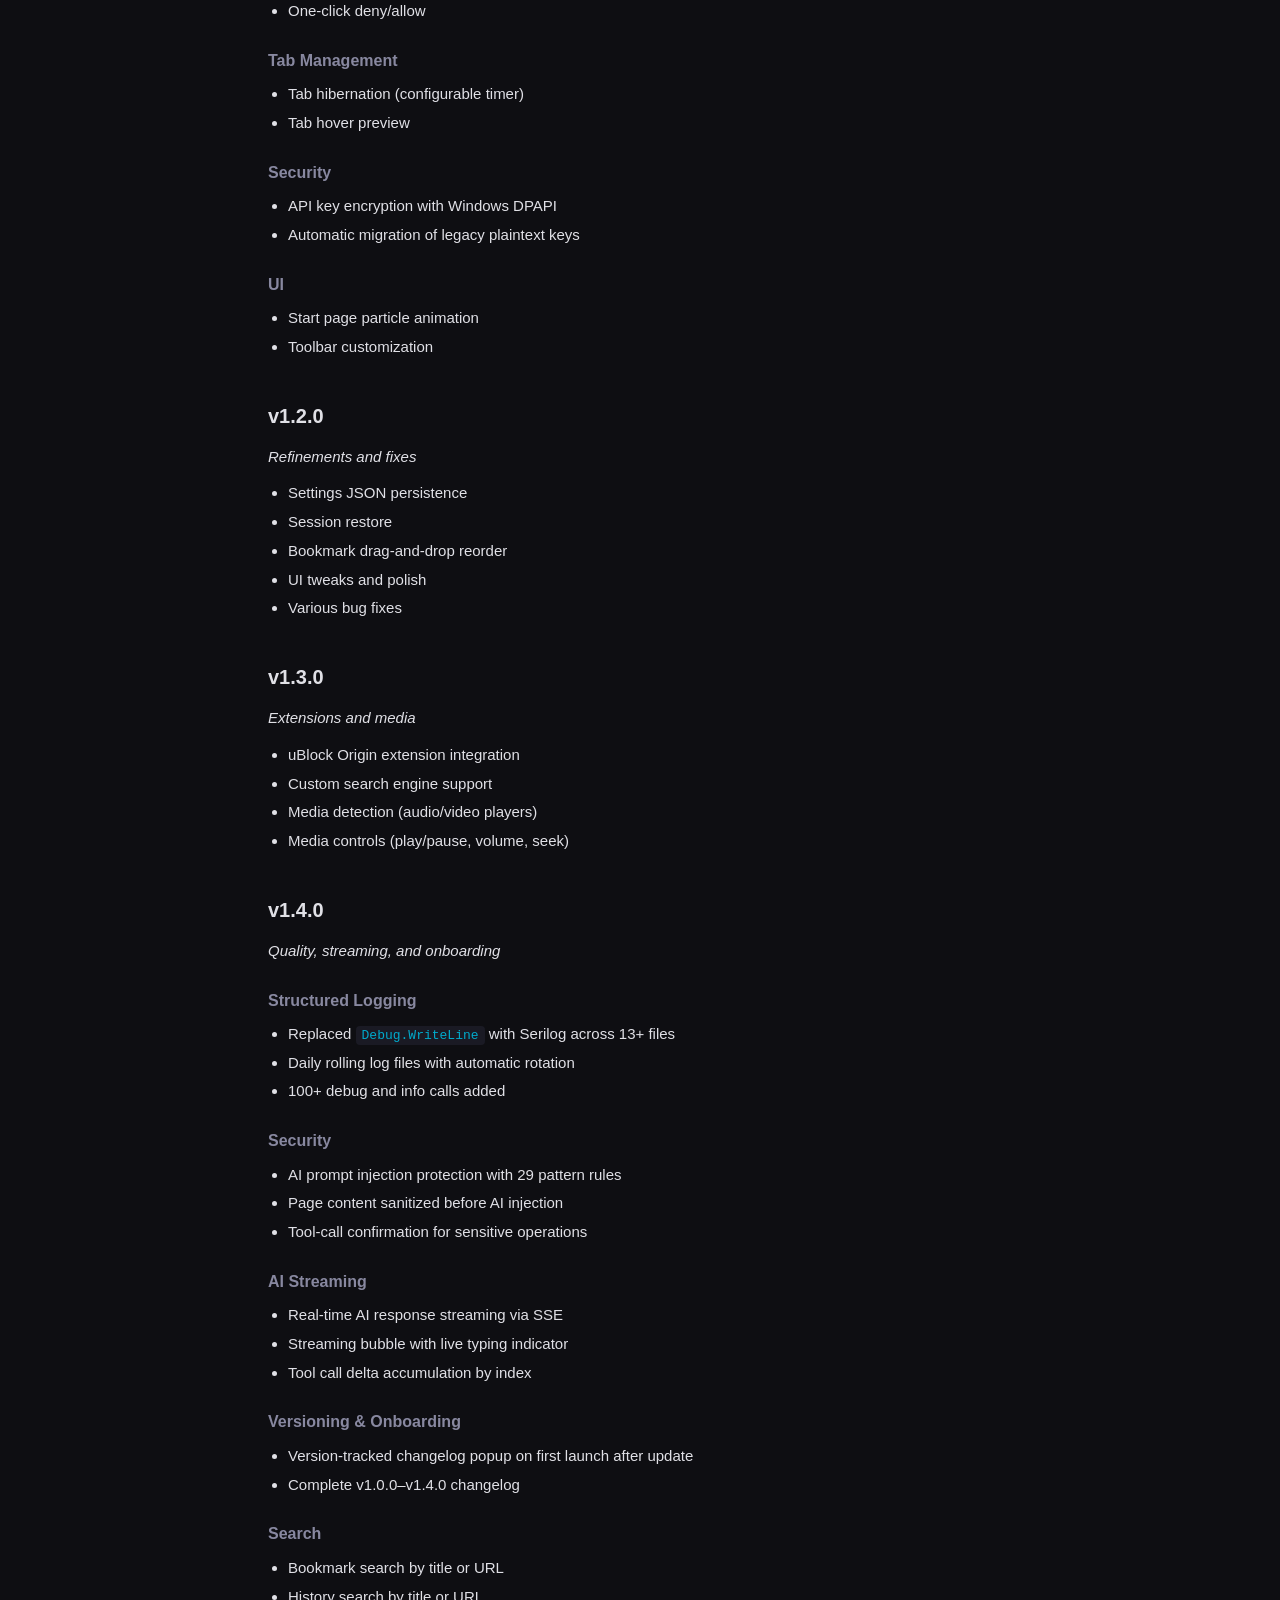
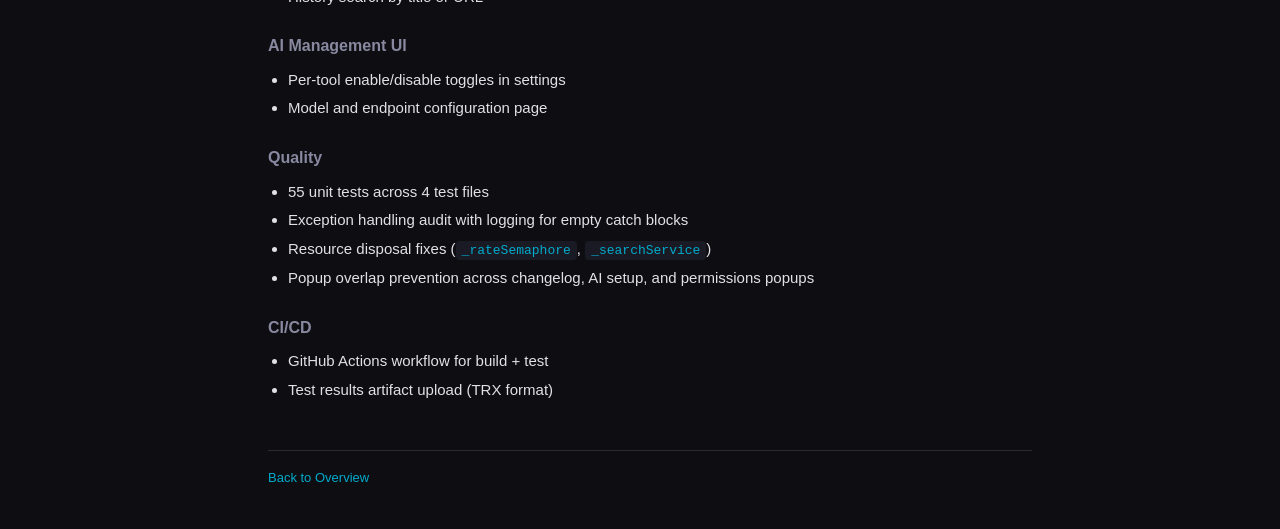
<file: docs/changelog.html>
<!DOCTYPE html>
<html lang="en">
<head>
    <meta charset="UTF-8">
    <meta name="viewport" content="width=device-width, initial-scale=1.0">
    <title>Changelog - Aerio</title>
    <link rel="stylesheet" href="css/style.css">
</head>
<body>
    <div class="layout">
        <nav>
            <a class="brand" href="index.html"><span>Aerio</span></a>
            <ul>
                <li><a href="index.html">Overview</a></li>
                <li><a href="features.html">Features</a></li>
                <li><a href="keyboard-shortcuts.html">Shortcuts</a></li>
                <li><a href="settings.html">Settings</a></li>
                <li><a href="ai-features.html">AI Features</a></li>
                <li><a href="architecture.html">Architecture</a></li>
                <li><a href="contributing.html">Contributing</a></li>
                <li><a href="changelog.html" class="active">Changelog</a></li>
            </ul>
        </nav>
        <main>
            <h1>Changelog</h1>
            <p class="subtitle">Historical version notes for Aerio. These entries describe changes made at each version and may not list every current feature; see the Features and AI Features pages for current behavior.</p>

            <div class="section">
                <h2>v1.0.0</h2>
                <p><em>Initial release</em></p>
                <h3>Browsing</h3>
                <ul>
                    <li>Tab management with Ctrl+T, Ctrl+W, Ctrl+Tab</li>
                    <li>Address bar with inline search suggestions</li>
                    <li>Quick links on start page</li>
                    <li>History tracking (500 items)</li>
                    <li>Download manager</li>
                </ul>
                <h3>Bookmarks</h3>
                <ul>
                    <li>Bookmark any page</li>
                    <li>Bookmark manager at <code>tabloid://bookmarks</code></li>
                    <li>Drag and drop reordering</li>
                    <li>Nested folder support</li>
                </ul>
                <h3>Find</h3>
                <ul>
                    <li>Find in page with Ctrl+F</li>
                    <li>Highlight all matches</li>
                    <li>Navigate between matches</li>
                </ul>
                <h3>Settings</h3>
                <ul>
                    <li>Appearance (theme, accent color, background)</li>
                    <li>Search engine selection (DuckDuckGo, Startpage, Brave, SearXNG)</li>
                    <li>Tab sleep timer</li>
                    <li>Tracker blocking and ad blocking</li>
                    <li>Per-site permissions</li>
                    <li>Clear data on exit</li>
                </ul>
                <h3>Developer Tools</h3>
                <ul>
                    <li>DevTools toggle (F12)</li>
                    <li>Dark page inversion</li>
                </ul>
            </div>

            <div class="section">
                <h2>v1.1.0</h2>
                <p><em>AI features and privacy</em></p>
                <h3>AI Sidebar</h3>
                <ul>
                    <li>Integrated AI chat sidebar (Ctrl+Shift+A)</li>
                    <li>Support for OpenAI-compatible APIs (Ollama, OpenAI, Groq, OpenRouter)</li>
                    <li>Agent tool calling with 8 tools</li>
                    <li>Web search integration (DuckDuckGo Lite, SearXNG, custom)</li>
                    <li>Page context for page-aware AI responses</li>
                    <li>Markdown rendering in chat</li>
                    <li>Per-tab chat history</li>
                    <li>Model auto-discovery</li>
                </ul>
                <h3>Privacy</h3>
                <ul>
                    <li>Per-site permission requests</li>
                    <li>Geolocation, media, clipboard, notification permissions</li>
                    <li>One-click deny/allow</li>
                </ul>
                <h3>Tab Management</h3>
                <ul>
                    <li>Tab hibernation (configurable timer)</li>
                    <li>Tab hover preview</li>
                </ul>
                <h3>Security</h3>
                <ul>
                    <li>API key encryption with Windows DPAPI</li>
                    <li>Automatic migration of legacy plaintext keys</li>
                </ul>
                <h3>UI</h3>
                <ul>
                    <li>Start page particle animation</li>
                    <li>Toolbar customization</li>
                </ul>
            </div>

            <div class="section">
                <h2>v1.2.0</h2>
                <p><em>Refinements and fixes</em></p>
                <ul>
                    <li>Settings JSON persistence</li>
                    <li>Session restore</li>
                    <li>Bookmark drag-and-drop reorder</li>
                    <li>UI tweaks and polish</li>
                    <li>Various bug fixes</li>
                </ul>
            </div>

            <div class="section">
                <h2>v1.3.0</h2>
                <p><em>Extensions and media</em></p>
                <ul>
                    <li>uBlock Origin extension integration</li>
                    <li>Custom search engine support</li>
                    <li>Media detection (audio/video players)</li>
                    <li>Media controls (play/pause, volume, seek)</li>
                </ul>
            </div>

            <div class="section">
                <h2>v1.4.0</h2>
                <p><em>Quality, streaming, and onboarding</em></p>
                <h3>Structured Logging</h3>
                <ul>
                    <li>Replaced <code>Debug.WriteLine</code> with Serilog across 13+ files</li>
                    <li>Daily rolling log files with automatic rotation</li>
                    <li>100+ debug and info calls added</li>
                </ul>
                <h3>Security</h3>
                <ul>
                    <li>AI prompt injection protection with 29 pattern rules</li>
                    <li>Page content sanitized before AI injection</li>
                    <li>Tool-call confirmation for sensitive operations</li>
                </ul>
                <h3>AI Streaming</h3>
                <ul>
                    <li>Real-time AI response streaming via SSE</li>
                    <li>Streaming bubble with live typing indicator</li>
                    <li>Tool call delta accumulation by index</li>
                </ul>
                <h3>Versioning &amp; Onboarding</h3>
                <ul>
                    <li>Version-tracked changelog popup on first launch after update</li>
                    <li>Complete v1.0.0–v1.4.0 changelog</li>
                </ul>
                <h3>Search</h3>
                <ul>
                    <li>Bookmark search by title or URL</li>
                    <li>History search by title or URL</li>
                </ul>
                <h3>AI Management UI</h3>
                <ul>
                    <li>Per-tool enable/disable toggles in settings</li>
                    <li>Model and endpoint configuration page</li>
                </ul>
                <h3>Quality</h3>
                <ul>
                    <li>55 unit tests across 4 test files</li>
                    <li>Exception handling audit with logging for empty catch blocks</li>
                    <li>Resource disposal fixes (<code>_rateSemaphore</code>, <code>_searchService</code>)</li>
                    <li>Popup overlap prevention across changelog, AI setup, and permissions popups</li>
                </ul>
                <h3>CI/CD</h3>
                <ul>
                    <li>GitHub Actions workflow for build + test</li>
                    <li>Test results artifact upload (TRX format)</li>
                </ul>
            </div>

            <div class="footer">
                <a href="index.html">Back to Overview</a>
            </div>
        </main>
    </div>
</body>
</html>
</file>
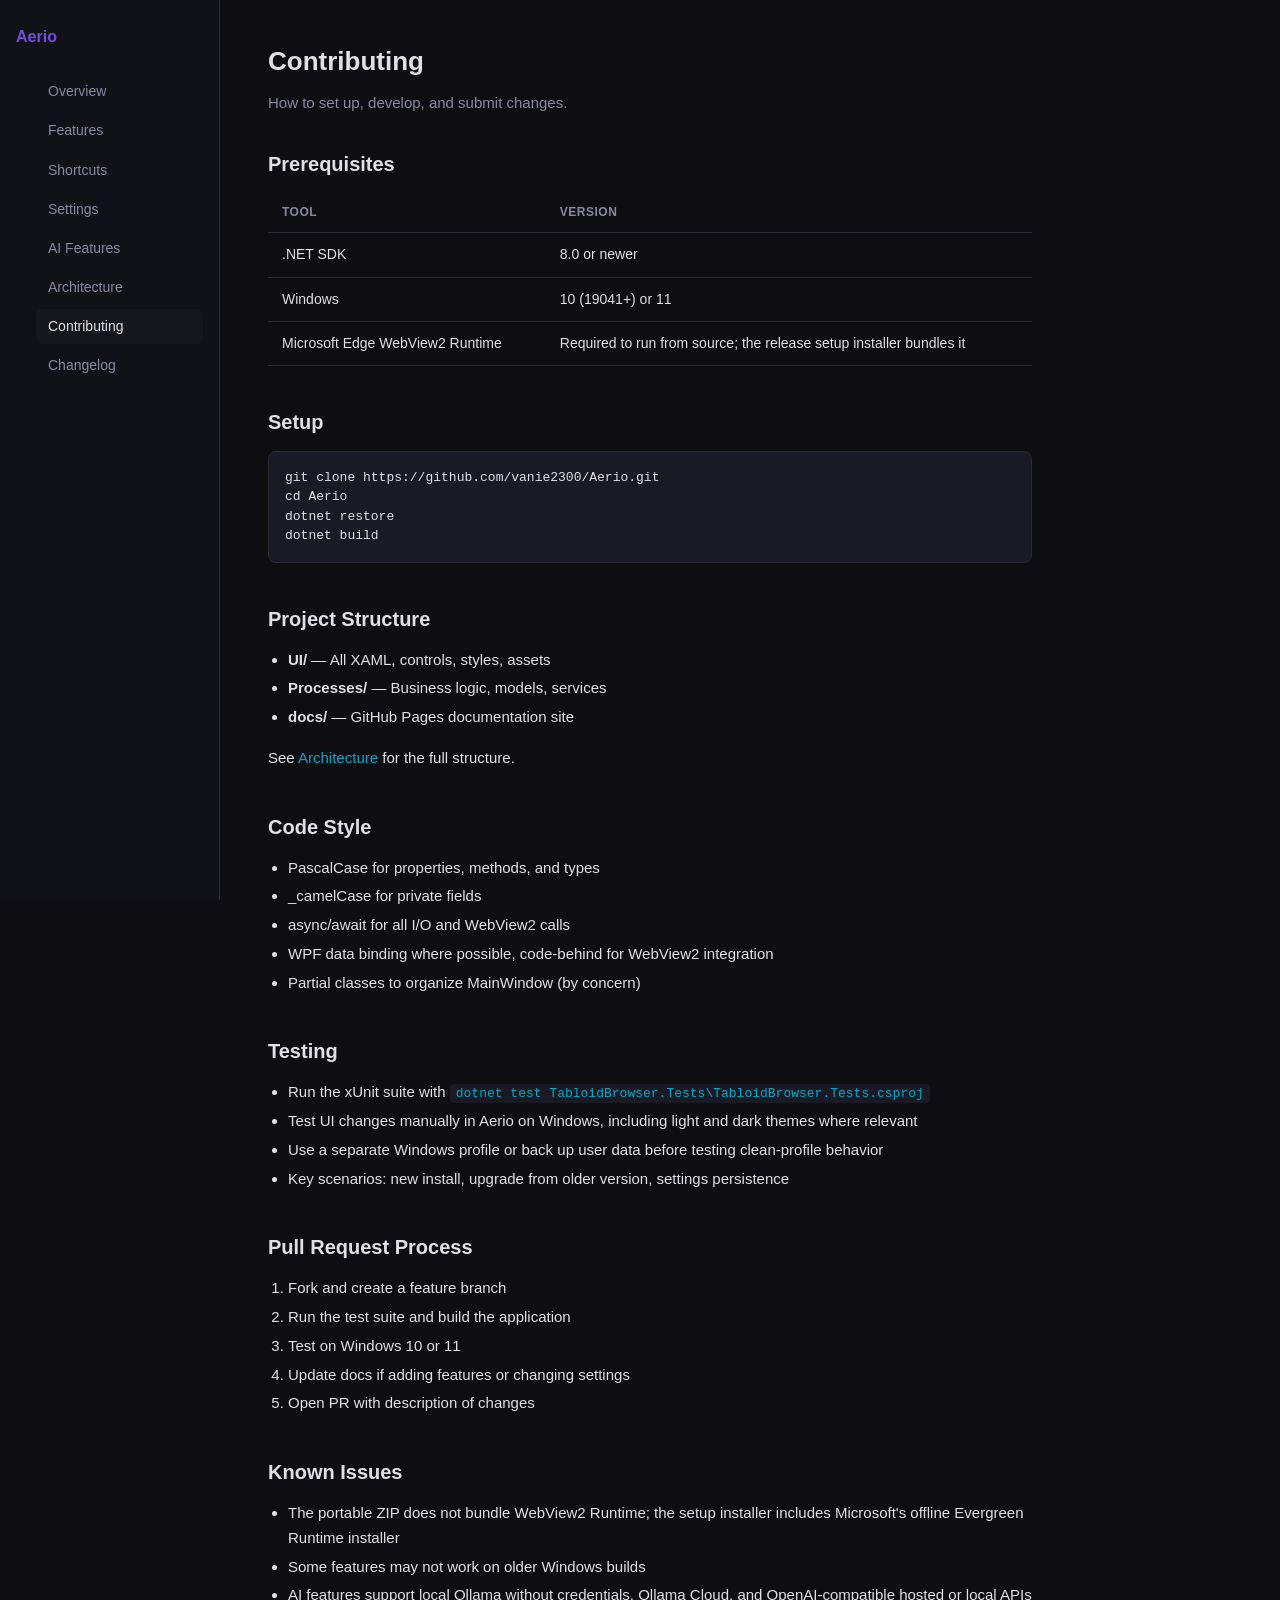
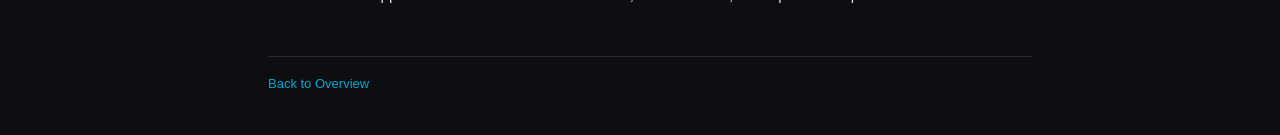
<file: docs/contributing.html>
<!DOCTYPE html>
<html lang="en">
<head>
    <meta charset="UTF-8">
    <meta name="viewport" content="width=device-width, initial-scale=1.0">
    <title>Contributing - Aerio</title>
    <link rel="stylesheet" href="css/style.css">
</head>
<body>
    <div class="layout">
        <nav>
            <a class="brand" href="index.html"><span>Aerio</span></a>
            <ul>
                <li><a href="index.html">Overview</a></li>
                <li><a href="features.html">Features</a></li>
                <li><a href="keyboard-shortcuts.html">Shortcuts</a></li>
                <li><a href="settings.html">Settings</a></li>
                <li><a href="ai-features.html">AI Features</a></li>
                <li><a href="architecture.html">Architecture</a></li>
                <li><a href="contributing.html" class="active">Contributing</a></li>
                <li><a href="changelog.html">Changelog</a></li>
            </ul>
        </nav>
        <main>
            <h1>Contributing</h1>
            <p class="subtitle">How to set up, develop, and submit changes.</p>

            <div class="section">
                <h2>Prerequisites</h2>
                <table>
                    <tr><th>Tool</th><th>Version</th></tr>
                    <tr><td>.NET SDK</td><td>8.0 or newer</td></tr>
                    <tr><td>Windows</td><td>10 (19041+) or 11</td></tr>
                    <tr><td>Microsoft Edge WebView2 Runtime</td><td>Required to run from source; the release setup installer bundles it</td></tr>
                </table>
            </div>

            <div class="section">
                <h2>Setup</h2>
<pre><code>git clone https://github.com/vanie2300/Aerio.git
cd Aerio
dotnet restore
dotnet build</code></pre>
            </div>

            <div class="section">
                <h2>Project Structure</h2>
                <ul>
                    <li><strong>UI/</strong> — All XAML, controls, styles, assets</li>
                    <li><strong>Processes/</strong> — Business logic, models, services</li>
                    <li><strong>docs/</strong> — GitHub Pages documentation site</li>
                </ul>
                <p>See <a href="architecture.html">Architecture</a> for the full structure.</p>
            </div>

            <div class="section">
                <h2>Code Style</h2>
                <ul>
                    <li>PascalCase for properties, methods, and types</li>
                    <li>_camelCase for private fields</li>
                    <li>async/await for all I/O and WebView2 calls</li>
                    <li>WPF data binding where possible, code-behind for WebView2 integration</li>
                    <li>Partial classes to organize MainWindow (by concern)</li>
                </ul>
            </div>

            <div class="section">
                <h2>Testing</h2>
                <ul>
                    <li>Run the xUnit suite with <code>dotnet test TabloidBrowser.Tests\TabloidBrowser.Tests.csproj</code></li>
                    <li>Test UI changes manually in Aerio on Windows, including light and dark themes where relevant</li>
                    <li>Use a separate Windows profile or back up user data before testing clean-profile behavior</li>
                    <li>Key scenarios: new install, upgrade from older version, settings persistence</li>
                </ul>
            </div>

            <div class="section">
                <h2>Pull Request Process</h2>
                <ol>
                    <li>Fork and create a feature branch</li>
                    <li>Run the test suite and build the application</li>
                    <li>Test on Windows 10 or 11</li>
                    <li>Update docs if adding features or changing settings</li>
                    <li>Open PR with description of changes</li>
                </ol>
            </div>

            <div class="section">
                <h2>Known Issues</h2>
                <ul>
                    <li>The portable ZIP does not bundle WebView2 Runtime; the setup installer includes Microsoft's offline Evergreen Runtime installer</li>
                    <li>Some features may not work on older Windows builds</li>
                    <li>AI features support local Ollama without credentials, Ollama Cloud, and OpenAI-compatible hosted or local APIs</li>
                </ul>
            </div>

            <div class="footer">
                <a href="index.html">Back to Overview</a>
            </div>
        </main>
    </div>
</body>
</html>
</file>
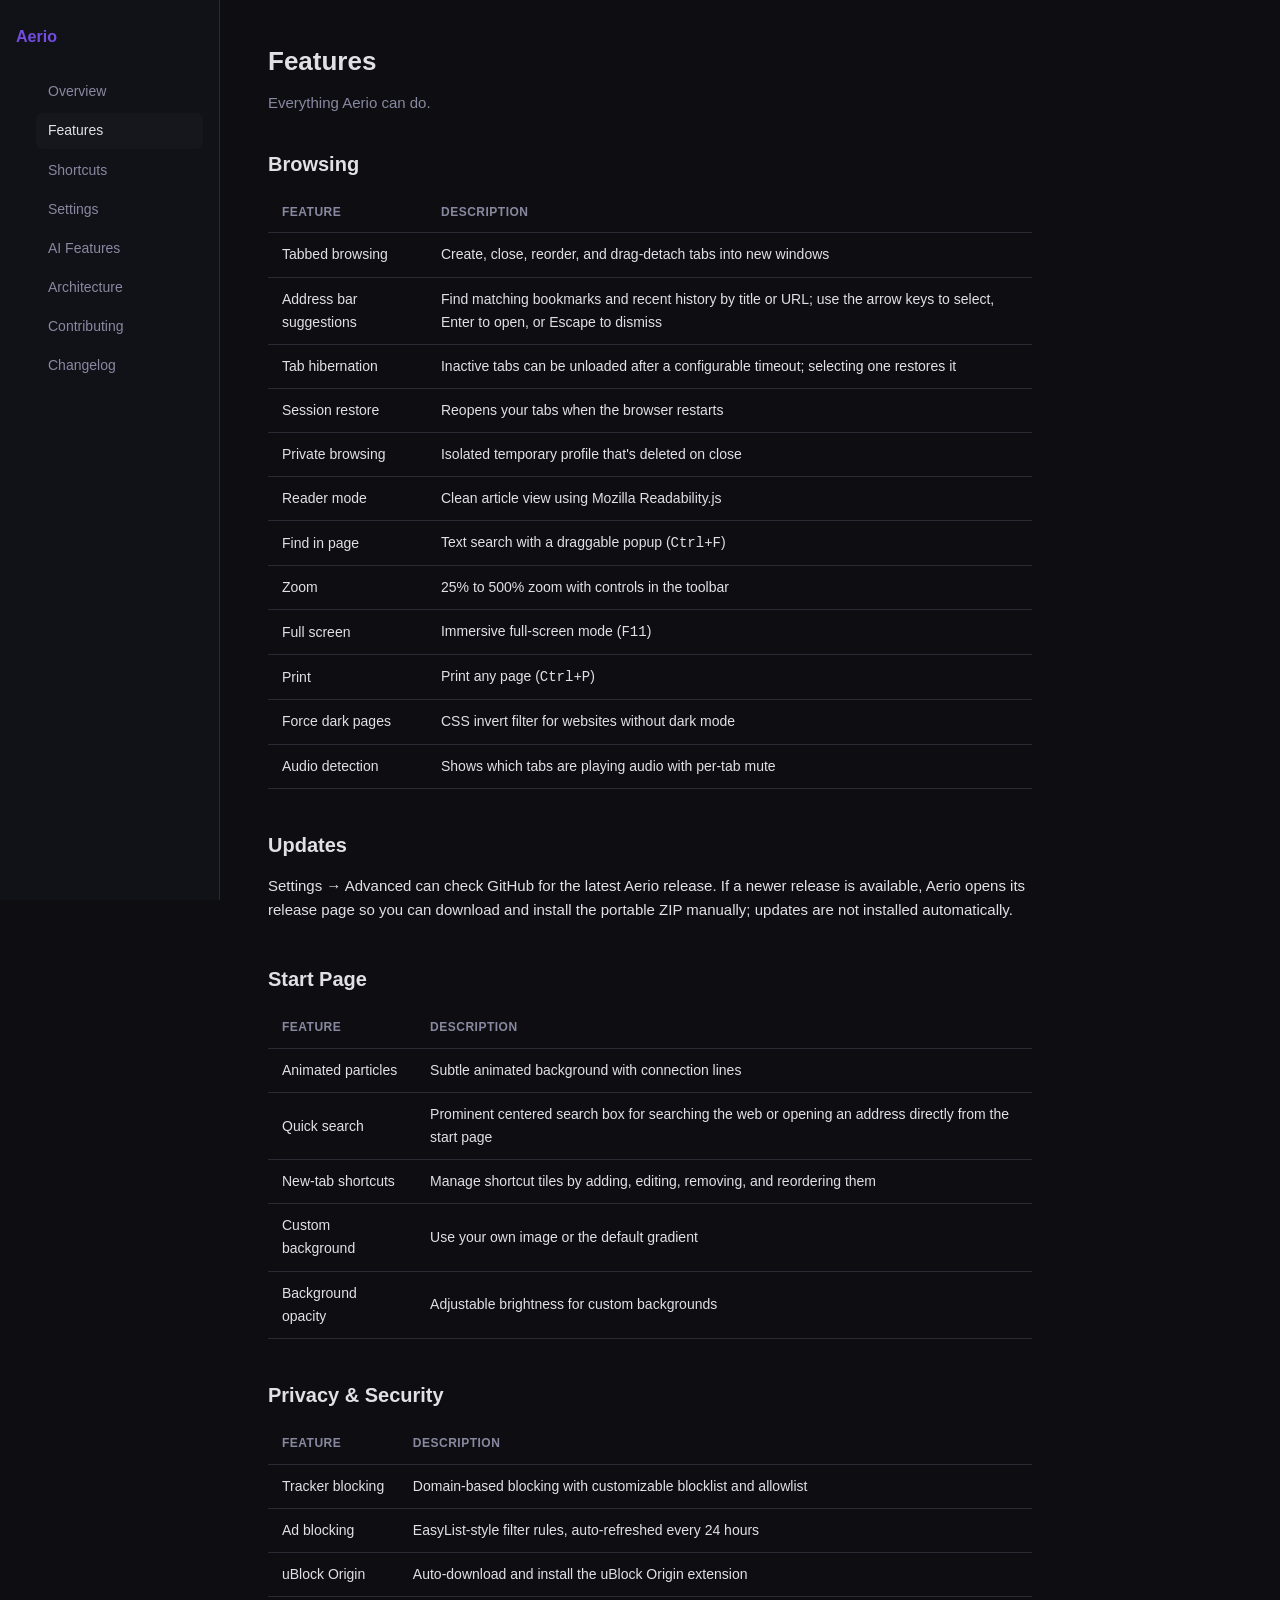
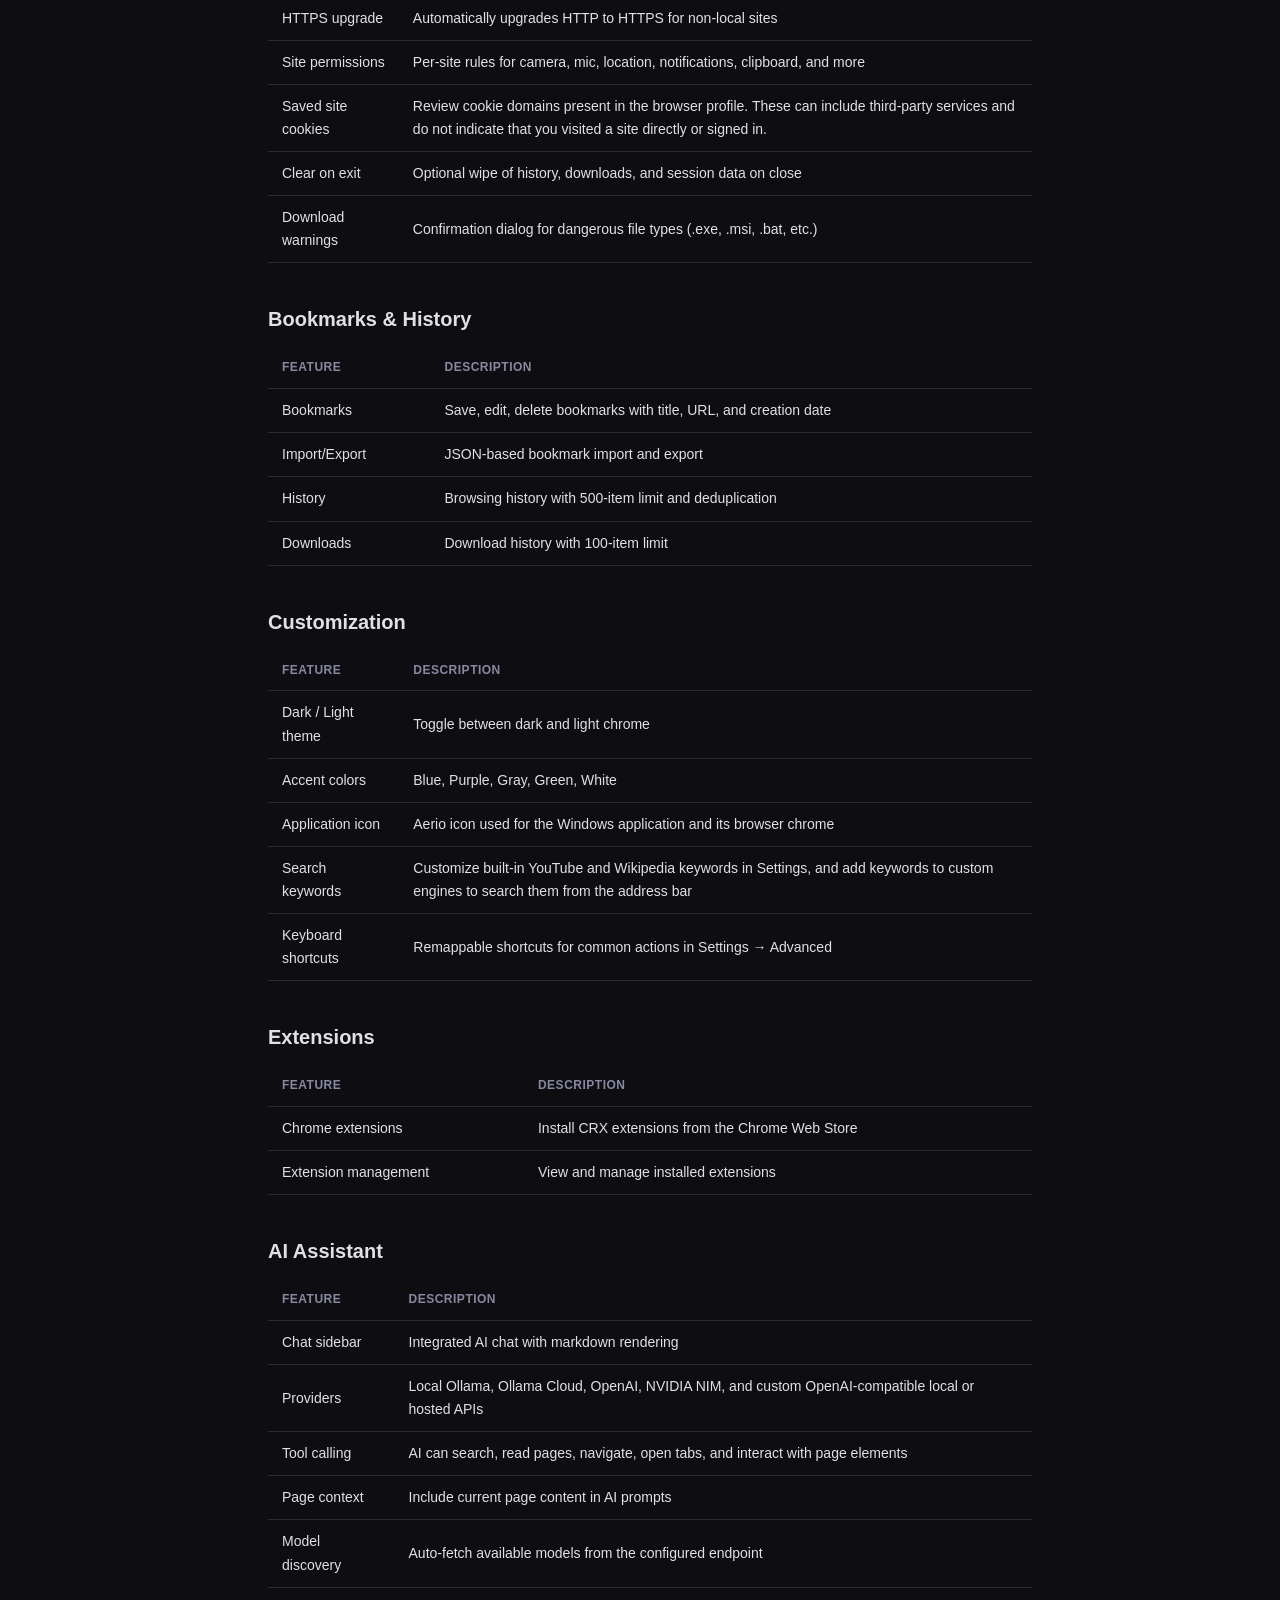
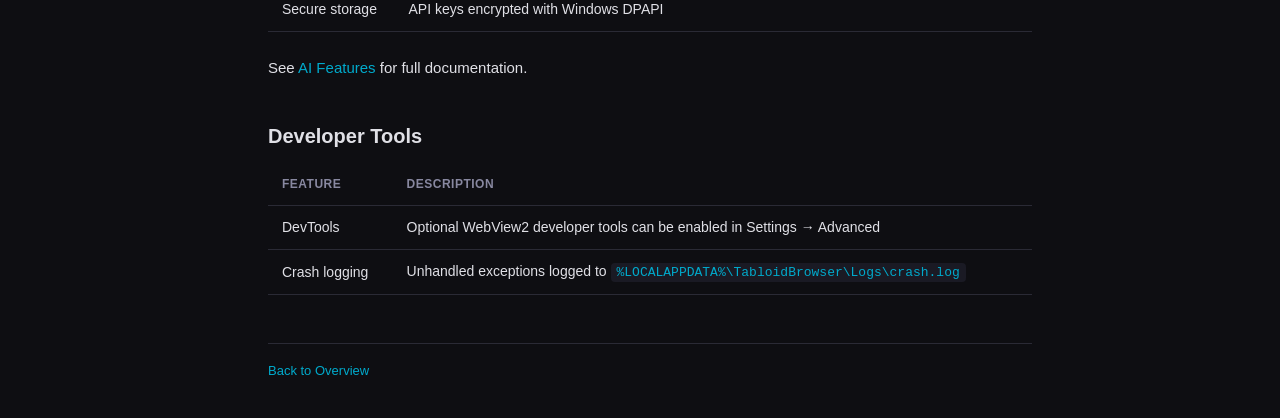
<file: docs/features.html>
<!DOCTYPE html>
<html lang="en">
<head>
    <meta charset="UTF-8">
    <meta name="viewport" content="width=device-width, initial-scale=1.0">
    <title>Features - Aerio</title>
    <link rel="stylesheet" href="css/style.css">
</head>
<body>
    <div class="layout">
        <nav>
            <a class="brand" href="index.html"><span>Aerio</span></a>
            <ul>
                <li><a href="index.html">Overview</a></li>
                <li><a href="features.html" class="active">Features</a></li>
                <li><a href="keyboard-shortcuts.html">Shortcuts</a></li>
                <li><a href="settings.html">Settings</a></li>
                <li><a href="ai-features.html">AI Features</a></li>
                <li><a href="architecture.html">Architecture</a></li>
                <li><a href="contributing.html">Contributing</a></li>
                <li><a href="changelog.html">Changelog</a></li>
            </ul>
        </nav>
        <main>
            <h1>Features</h1>
            <p class="subtitle">Everything Aerio can do.</p>

            <div class="section">
                <h2>Browsing</h2>
                <table>
                    <tr><th>Feature</th><th>Description</th></tr>
                    <tr><td>Tabbed browsing</td><td>Create, close, reorder, and drag-detach tabs into new windows</td></tr>
                    <tr><td>Address bar suggestions</td><td>Find matching bookmarks and recent history by title or URL; use the arrow keys to select, Enter to open, or Escape to dismiss</td></tr>
                    <tr><td>Tab hibernation</td><td>Inactive tabs can be unloaded after a configurable timeout; selecting one restores it</td></tr>
                    <tr><td>Session restore</td><td>Reopens your tabs when the browser restarts</td></tr>
                    <tr><td>Private browsing</td><td>Isolated temporary profile that's deleted on close</td></tr>
                    <tr><td>Reader mode</td><td>Clean article view using Mozilla Readability.js</td></tr>
                    <tr><td>Find in page</td><td>Text search with a draggable popup (<kbd>Ctrl+F</kbd>)</td></tr>
                    <tr><td>Zoom</td><td>25% to 500% zoom with controls in the toolbar</td></tr>
                    <tr><td>Full screen</td><td>Immersive full-screen mode (<kbd>F11</kbd>)</td></tr>
                    <tr><td>Print</td><td>Print any page (<kbd>Ctrl+P</kbd>)</td></tr>
                    <tr><td>Force dark pages</td><td>CSS invert filter for websites without dark mode</td></tr>
                    <tr><td>Audio detection</td><td>Shows which tabs are playing audio with per-tab mute</td></tr>
                </table>
            </div>

            <div class="section">
                <h2>Updates</h2>
                <p>Settings → Advanced can check GitHub for the latest Aerio release. If a newer release is available, Aerio opens its release page so you can download and install the portable ZIP manually; updates are not installed automatically.</p>
            </div>

            <div class="section">
                <h2>Start Page</h2>
                <table>
                    <tr><th>Feature</th><th>Description</th></tr>
                    <tr><td>Animated particles</td><td>Subtle animated background with connection lines</td></tr>
                    <tr><td>Quick search</td><td>Prominent centered search box for searching the web or opening an address directly from the start page</td></tr>
                    <tr><td>New-tab shortcuts</td><td>Manage shortcut tiles by adding, editing, removing, and reordering them</td></tr>
                    <tr><td>Custom background</td><td>Use your own image or the default gradient</td></tr>
                    <tr><td>Background opacity</td><td>Adjustable brightness for custom backgrounds</td></tr>
                </table>
            </div>

            <div class="section">
                <h2>Privacy &amp; Security</h2>
                <table>
                    <tr><th>Feature</th><th>Description</th></tr>
                    <tr><td>Tracker blocking</td><td>Domain-based blocking with customizable blocklist and allowlist</td></tr>
                    <tr><td>Ad blocking</td><td>EasyList-style filter rules, auto-refreshed every 24 hours</td></tr>
                    <tr><td>uBlock Origin</td><td>Auto-download and install the uBlock Origin extension</td></tr>
                    <tr><td>HTTPS upgrade</td><td>Automatically upgrades HTTP to HTTPS for non-local sites</td></tr>
                    <tr><td>Site permissions</td><td>Per-site rules for camera, mic, location, notifications, clipboard, and more</td></tr>
                    <tr><td>Saved site cookies</td><td>Review cookie domains present in the browser profile. These can include third-party services and do not indicate that you visited a site directly or signed in.</td></tr>
                    <tr><td>Clear on exit</td><td>Optional wipe of history, downloads, and session data on close</td></tr>
                    <tr><td>Download warnings</td><td>Confirmation dialog for dangerous file types (.exe, .msi, .bat, etc.)</td></tr>
                </table>
            </div>

            <div class="section">
                <h2>Bookmarks &amp; History</h2>
                <table>
                    <tr><th>Feature</th><th>Description</th></tr>
                    <tr><td>Bookmarks</td><td>Save, edit, delete bookmarks with title, URL, and creation date</td></tr>
                    <tr><td>Import/Export</td><td>JSON-based bookmark import and export</td></tr>
                    <tr><td>History</td><td>Browsing history with 500-item limit and deduplication</td></tr>
                    <tr><td>Downloads</td><td>Download history with 100-item limit</td></tr>
                </table>
            </div>

            <div class="section">
                <h2>Customization</h2>
                <table>
                    <tr><th>Feature</th><th>Description</th></tr>
                    <tr><td>Dark / Light theme</td><td>Toggle between dark and light chrome</td></tr>
                    <tr><td>Accent colors</td><td>Blue, Purple, Gray, Green, White</td></tr>
                    <tr><td>Application icon</td><td>Aerio icon used for the Windows application and its browser chrome</td></tr>
                    <tr><td>Search keywords</td><td>Customize built-in YouTube and Wikipedia keywords in Settings, and add keywords to custom engines to search them from the address bar</td></tr>
                    <tr><td>Keyboard shortcuts</td><td>Remappable shortcuts for common actions in Settings → Advanced</td></tr>
                </table>
            </div>

            <div class="section">
                <h2>Extensions</h2>
                <table>
                    <tr><th>Feature</th><th>Description</th></tr>
                    <tr><td>Chrome extensions</td><td>Install CRX extensions from the Chrome Web Store</td></tr>
                    <tr><td>Extension management</td><td>View and manage installed extensions</td></tr>
                </table>
            </div>

            <div class="section">
                <h2>AI Assistant</h2>
                <table>
                    <tr><th>Feature</th><th>Description</th></tr>
                    <tr><td>Chat sidebar</td><td>Integrated AI chat with markdown rendering</td></tr>
                    <tr><td>Providers</td><td>Local Ollama, Ollama Cloud, OpenAI, NVIDIA NIM, and custom OpenAI-compatible local or hosted APIs</td></tr>
                    <tr><td>Tool calling</td><td>AI can search, read pages, navigate, open tabs, and interact with page elements</td></tr>
                    <tr><td>Page context</td><td>Include current page content in AI prompts</td></tr>
                    <tr><td>Model discovery</td><td>Auto-fetch available models from the configured endpoint</td></tr>
                    <tr><td>Secure storage</td><td>API keys encrypted with Windows DPAPI</td></tr>
                </table>
                <p>See <a href="ai-features.html">AI Features</a> for full documentation.</p>
            </div>

            <div class="section">
                <h2>Developer Tools</h2>
                <table>
                    <tr><th>Feature</th><th>Description</th></tr>
                    <tr><td>DevTools</td><td>Optional WebView2 developer tools can be enabled in Settings → Advanced</td></tr>
                    <tr><td>Crash logging</td><td>Unhandled exceptions logged to <code>%LOCALAPPDATA%\TabloidBrowser\Logs\crash.log</code></td></tr>
                </table>
            </div>

            <div class="footer">
                <a href="index.html">Back to Overview</a>
            </div>
        </main>
    </div>
</body>
</html>
</file>
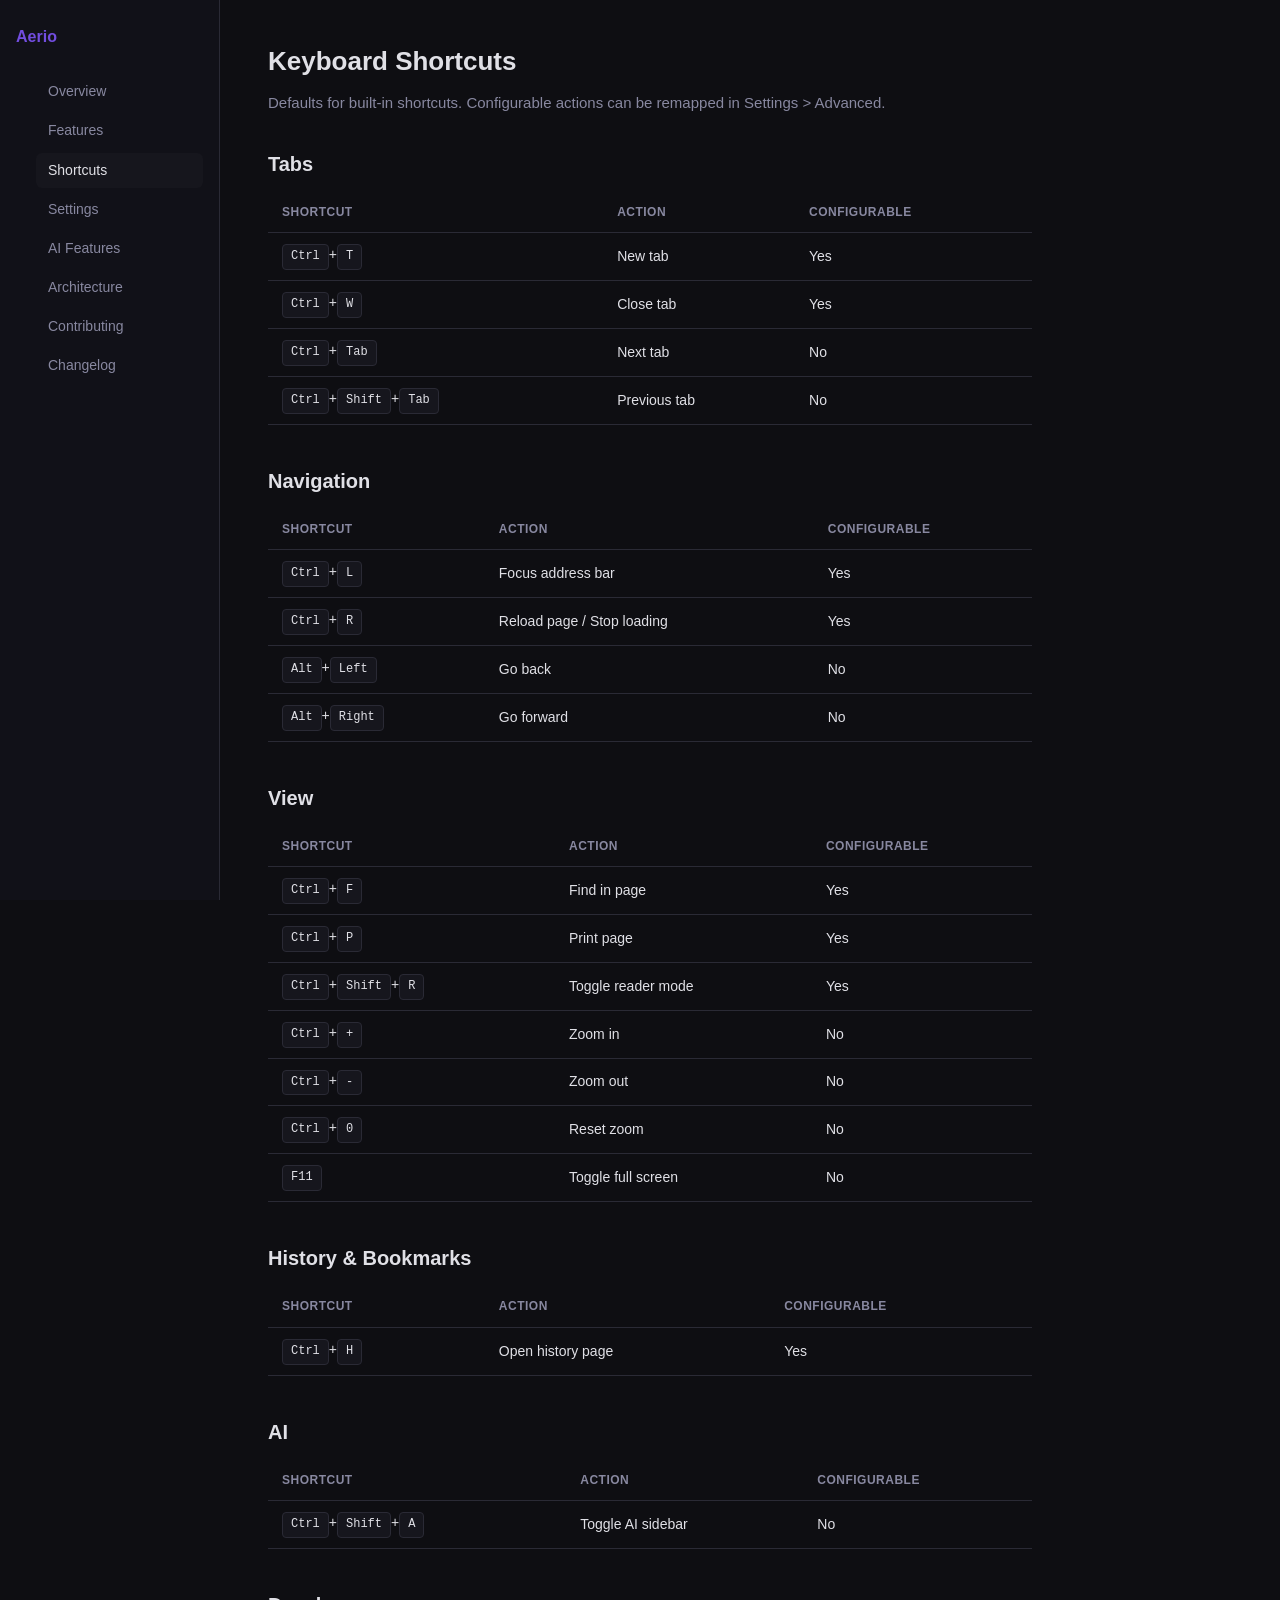
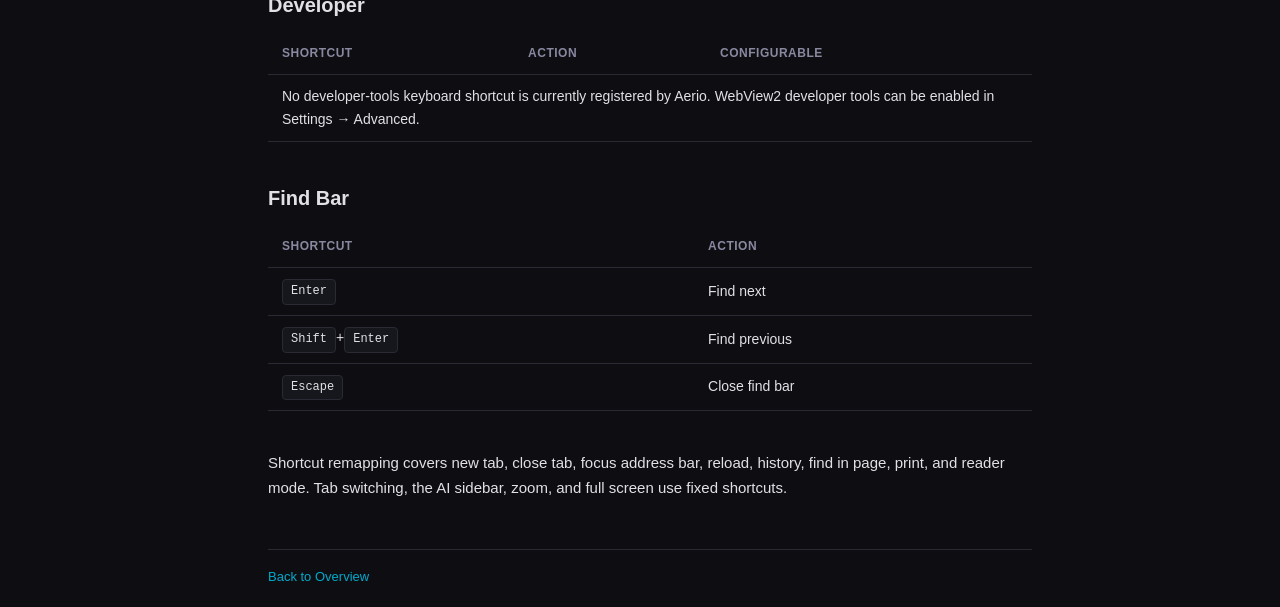
<file: docs/keyboard-shortcuts.html>
<!DOCTYPE html>
<html lang="en">
<head>
    <meta charset="UTF-8">
    <meta name="viewport" content="width=device-width, initial-scale=1.0">
    <title>Keyboard Shortcuts - Aerio</title>
    <link rel="stylesheet" href="css/style.css">
</head>
<body>
    <div class="layout">
        <nav>
            <a class="brand" href="index.html"><span>Aerio</span></a>
            <ul>
                <li><a href="index.html">Overview</a></li>
                <li><a href="features.html">Features</a></li>
                <li><a href="keyboard-shortcuts.html" class="active">Shortcuts</a></li>
                <li><a href="settings.html">Settings</a></li>
                <li><a href="ai-features.html">AI Features</a></li>
                <li><a href="architecture.html">Architecture</a></li>
                <li><a href="contributing.html">Contributing</a></li>
                <li><a href="changelog.html">Changelog</a></li>
            </ul>
        </nav>
        <main>
            <h1>Keyboard Shortcuts</h1>
            <p class="subtitle">Defaults for built-in shortcuts. Configurable actions can be remapped in Settings &gt; Advanced.</p>

            <div class="section">
                <h2>Tabs</h2>
                <table>
                    <tr><th>Shortcut</th><th>Action</th><th>Configurable</th></tr>
                    <tr><td><span class="kbd">Ctrl</span>+<span class="kbd">T</span></td><td>New tab</td><td>Yes</td></tr>
                    <tr><td><span class="kbd">Ctrl</span>+<span class="kbd">W</span></td><td>Close tab</td><td>Yes</td></tr>
                    <tr><td><span class="kbd">Ctrl</span>+<span class="kbd">Tab</span></td><td>Next tab</td><td>No</td></tr>
                    <tr><td><span class="kbd">Ctrl</span>+<span class="kbd">Shift</span>+<span class="kbd">Tab</span></td><td>Previous tab</td><td>No</td></tr>
                </table>
            </div>

            <div class="section">
                <h2>Navigation</h2>
                <table>
                    <tr><th>Shortcut</th><th>Action</th><th>Configurable</th></tr>
                    <tr><td><span class="kbd">Ctrl</span>+<span class="kbd">L</span></td><td>Focus address bar</td><td>Yes</td></tr>
                    <tr><td><span class="kbd">Ctrl</span>+<span class="kbd">R</span></td><td>Reload page / Stop loading</td><td>Yes</td></tr>
                    <tr><td><span class="kbd">Alt</span>+<span class="kbd">Left</span></td><td>Go back</td><td>No</td></tr>
                    <tr><td><span class="kbd">Alt</span>+<span class="kbd">Right</span></td><td>Go forward</td><td>No</td></tr>
                </table>
            </div>

            <div class="section">
                <h2>View</h2>
                <table>
                    <tr><th>Shortcut</th><th>Action</th><th>Configurable</th></tr>
                    <tr><td><span class="kbd">Ctrl</span>+<span class="kbd">F</span></td><td>Find in page</td><td>Yes</td></tr>
                    <tr><td><span class="kbd">Ctrl</span>+<span class="kbd">P</span></td><td>Print page</td><td>Yes</td></tr>
                    <tr><td><span class="kbd">Ctrl</span>+<span class="kbd">Shift</span>+<span class="kbd">R</span></td><td>Toggle reader mode</td><td>Yes</td></tr>
                    <tr><td><span class="kbd">Ctrl</span>+<span class="kbd">+</span></td><td>Zoom in</td><td>No</td></tr>
                    <tr><td><span class="kbd">Ctrl</span>+<span class="kbd">-</span></td><td>Zoom out</td><td>No</td></tr>
                    <tr><td><span class="kbd">Ctrl</span>+<span class="kbd">0</span></td><td>Reset zoom</td><td>No</td></tr>
                    <tr><td><span class="kbd">F11</span></td><td>Toggle full screen</td><td>No</td></tr>
                </table>
            </div>

            <div class="section">
                <h2>History &amp; Bookmarks</h2>
                <table>
                    <tr><th>Shortcut</th><th>Action</th><th>Configurable</th></tr>
                    <tr><td><span class="kbd">Ctrl</span>+<span class="kbd">H</span></td><td>Open history page</td><td>Yes</td></tr>
                </table>
            </div>

            <div class="section">
                <h2>AI</h2>
                <table>
                    <tr><th>Shortcut</th><th>Action</th><th>Configurable</th></tr>
                    <tr><td><span class="kbd">Ctrl</span>+<span class="kbd">Shift</span>+<span class="kbd">A</span></td><td>Toggle AI sidebar</td><td>No</td></tr>
                </table>
            </div>

            <div class="section">
                <h2>Developer</h2>
                <table>
                    <tr><th>Shortcut</th><th>Action</th><th>Configurable</th></tr>
                    <tr><td colspan="3">No developer-tools keyboard shortcut is currently registered by Aerio. WebView2 developer tools can be enabled in Settings → Advanced.</td></tr>
                </table>
            </div>

            <div class="section">
                <h2>Find Bar</h2>
                <table>
                    <tr><th>Shortcut</th><th>Action</th></tr>
                    <tr><td><span class="kbd">Enter</span></td><td>Find next</td></tr>
                    <tr><td><span class="kbd">Shift</span>+<span class="kbd">Enter</span></td><td>Find previous</td></tr>
                    <tr><td><span class="kbd">Escape</span></td><td>Close find bar</td></tr>
                </table>
            </div>

            <p>Shortcut remapping covers new tab, close tab, focus address bar, reload, history, find in page, print, and reader mode. Tab switching, the AI sidebar, zoom, and full screen use fixed shortcuts.</p>

            <div class="footer">
                <a href="index.html">Back to Overview</a>
            </div>
        </main>
    </div>
</body>
</html>
</file>
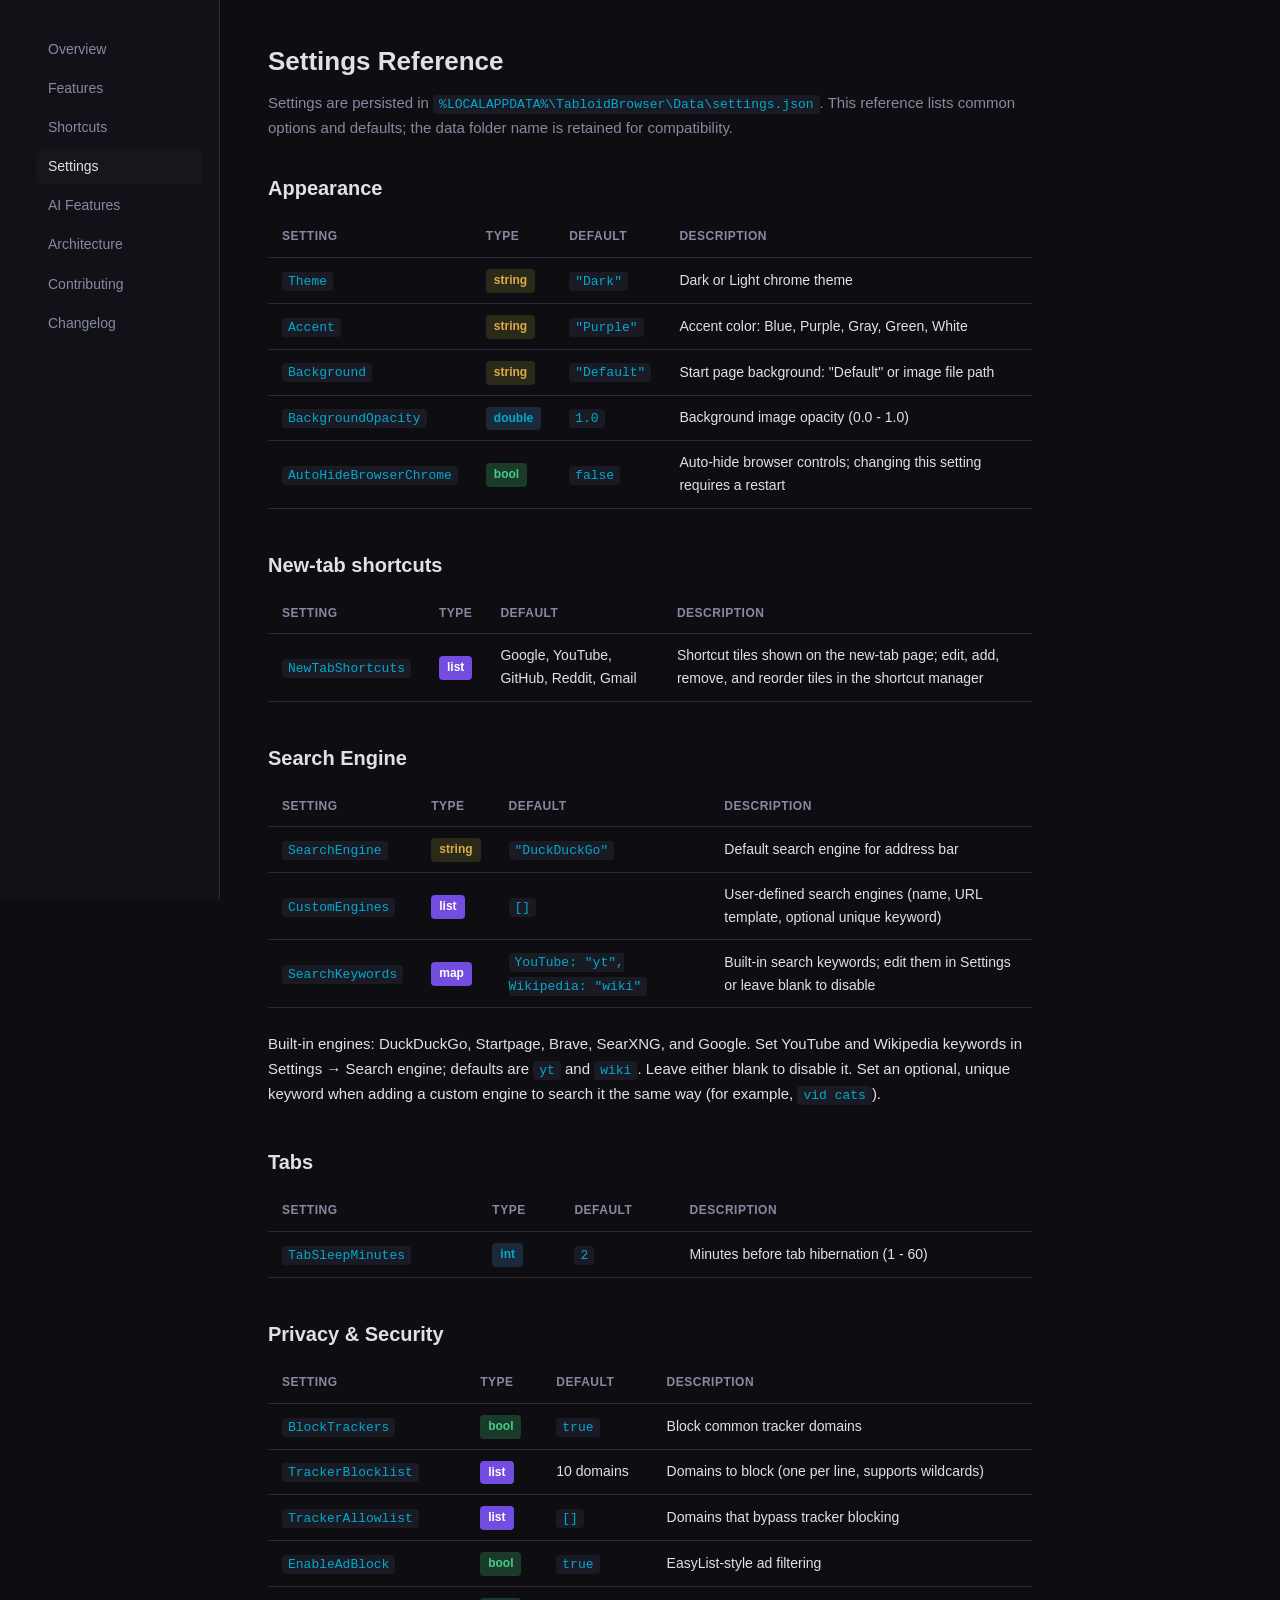
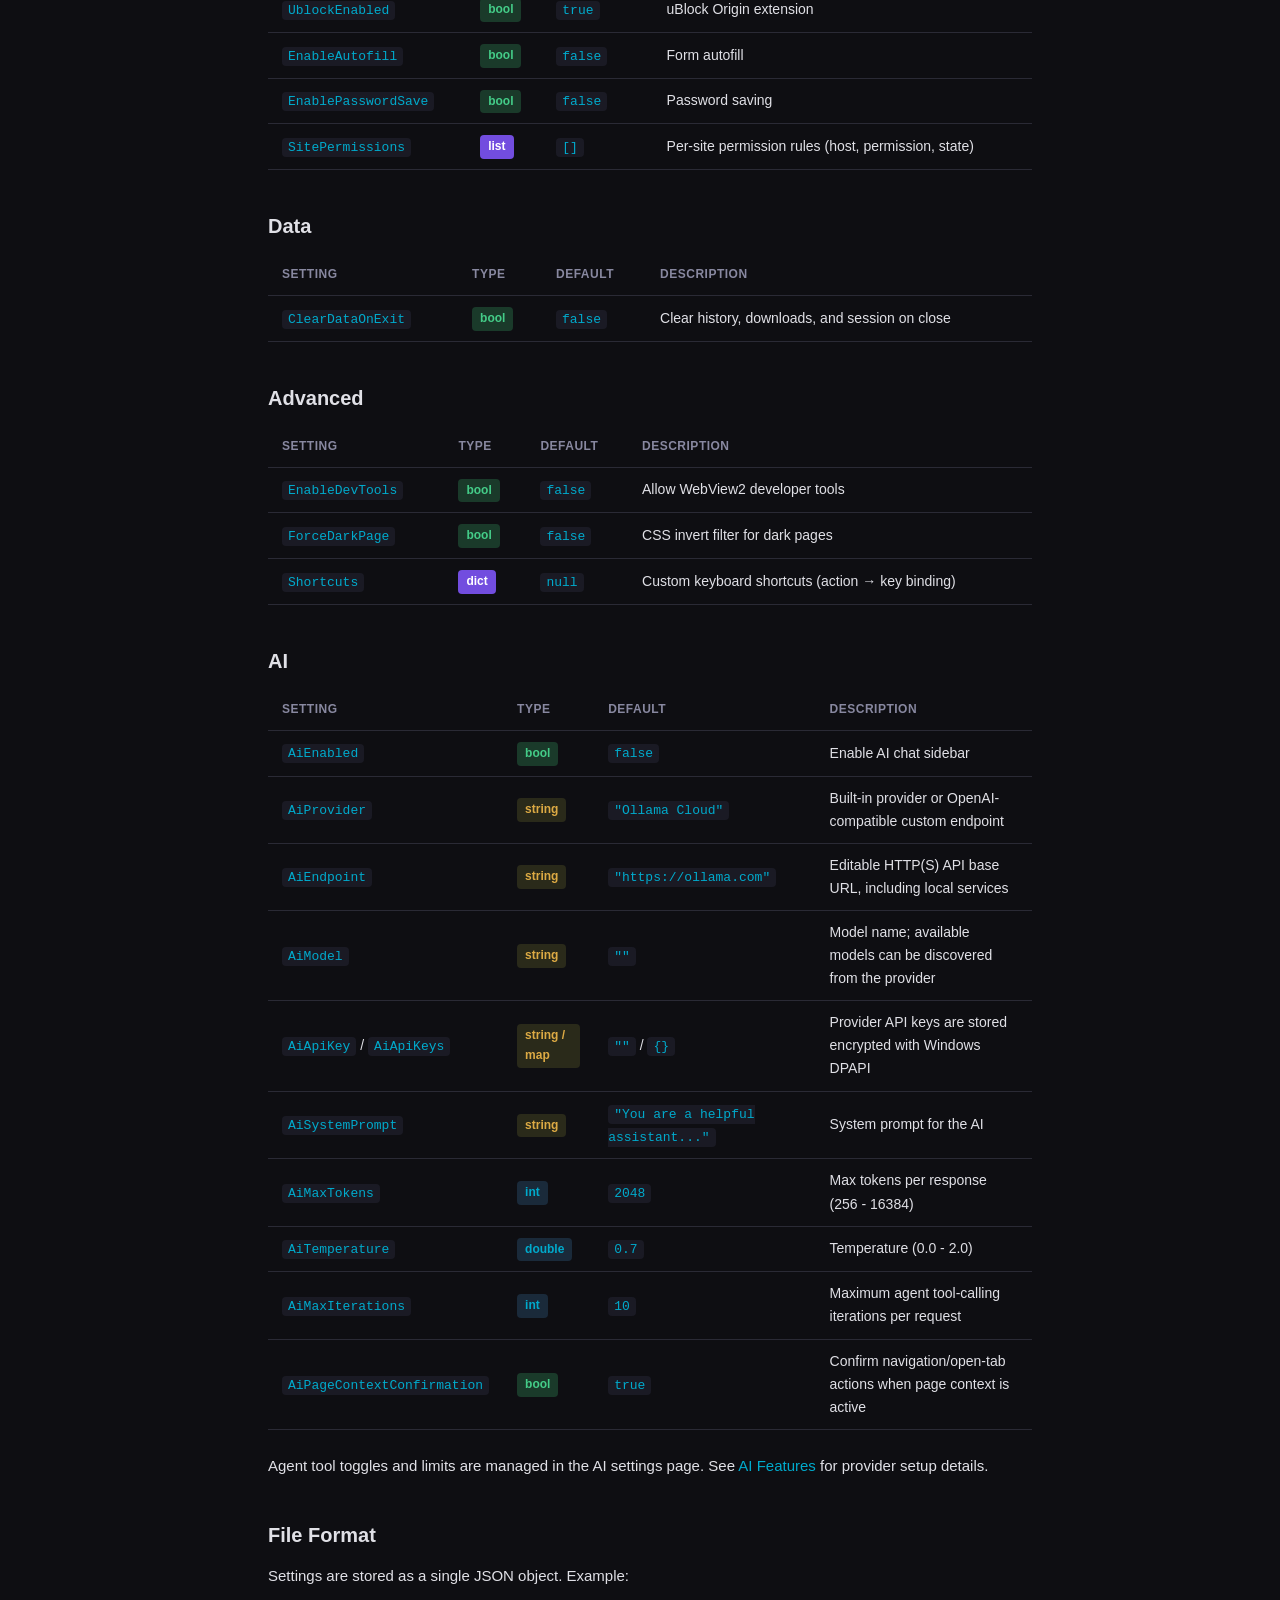
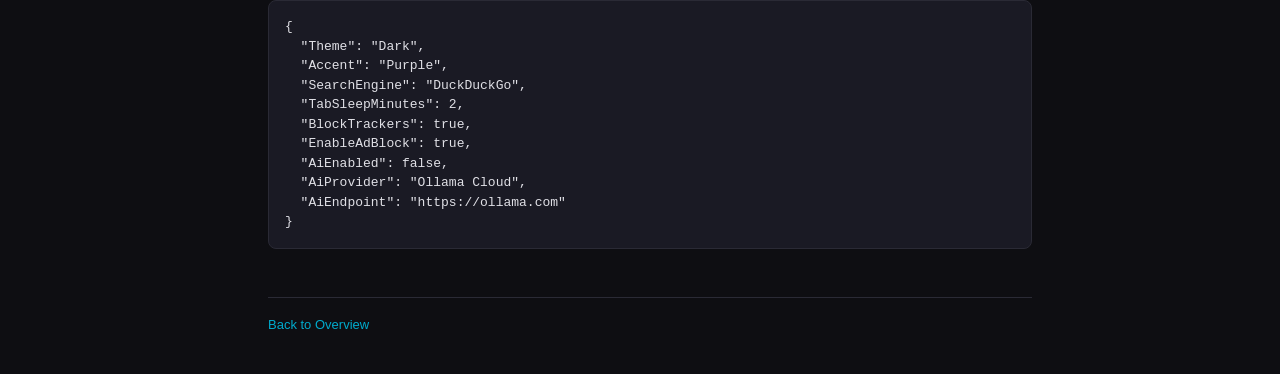
<file: docs/settings.html>
<!DOCTYPE html>
<html lang="en">
<head>
    <meta charset="UTF-8">
    <meta name="viewport" content="width=device-width, initial-scale=1.0">
    <title>Settings</title>
    <link rel="stylesheet" href="css/style.css">
</head>
<body>
    <div class="layout">
        <nav>
            <ul>
                <li><a href="index.html">Overview</a></li>
                <li><a href="features.html">Features</a></li>
                <li><a href="keyboard-shortcuts.html">Shortcuts</a></li>
                <li><a href="settings.html" class="active">Settings</a></li>
                <li><a href="ai-features.html">AI Features</a></li>
                <li><a href="architecture.html">Architecture</a></li>
                <li><a href="contributing.html">Contributing</a></li>
                <li><a href="changelog.html">Changelog</a></li>
            </ul>
        </nav>
        <main>
            <h1>Settings Reference</h1>
            <p class="subtitle">Settings are persisted in <code>%LOCALAPPDATA%\TabloidBrowser\Data\settings.json</code>. This reference lists common options and defaults; the data folder name is retained for compatibility.</p>

            <div class="section">
                <h2>Appearance</h2>
                <table>
                    <tr><th>Setting</th><th>Type</th><th>Default</th><th>Description</th></tr>
                    <tr><td><code>Theme</code></td><td><span class="badge badge-string">string</span></td><td><code>"Dark"</code></td><td>Dark or Light chrome theme</td></tr>
                    <tr><td><code>Accent</code></td><td><span class="badge badge-string">string</span></td><td><code>"Purple"</code></td><td>Accent color: Blue, Purple, Gray, Green, White</td></tr>
                    <tr><td><code>Background</code></td><td><span class="badge badge-string">string</span></td><td><code>"Default"</code></td><td>Start page background: "Default" or image file path</td></tr>
                    <tr><td><code>BackgroundOpacity</code></td><td><span class="badge badge-number">double</span></td><td><code>1.0</code></td><td>Background image opacity (0.0 - 1.0)</td></tr>
                    <tr><td><code>AutoHideBrowserChrome</code></td><td><span class="badge badge-bool">bool</span></td><td><code>false</code></td><td>Auto-hide browser controls; changing this setting requires a restart</td></tr>
                </table>
            </div>

            <div class="section">
                <h2>New-tab shortcuts</h2>
                <table>
                    <tr><th>Setting</th><th>Type</th><th>Default</th><th>Description</th></tr>
                    <tr><td><code>NewTabShortcuts</code></td><td><span class="badge badge-type">list</span></td><td>Google, YouTube, GitHub, Reddit, Gmail</td><td>Shortcut tiles shown on the new-tab page; edit, add, remove, and reorder tiles in the shortcut manager</td></tr>
                </table>
            </div>

            <div class="section">
                <h2>Search Engine</h2>
                <table>
                    <tr><th>Setting</th><th>Type</th><th>Default</th><th>Description</th></tr>
                    <tr><td><code>SearchEngine</code></td><td><span class="badge badge-string">string</span></td><td><code>"DuckDuckGo"</code></td><td>Default search engine for address bar</td></tr>
                    <tr><td><code>CustomEngines</code></td><td><span class="badge badge-type">list</span></td><td><code>[]</code></td><td>User-defined search engines (name, URL template, optional unique keyword)</td></tr>
                    <tr><td><code>SearchKeywords</code></td><td><span class="badge badge-type">map</span></td><td><code>YouTube: "yt", Wikipedia: "wiki"</code></td><td>Built-in search keywords; edit them in Settings or leave blank to disable</td></tr>
                </table>
                <p>Built-in engines: DuckDuckGo, Startpage, Brave, SearXNG, and Google. Set YouTube and Wikipedia keywords in Settings → Search engine; defaults are <code>yt</code> and <code>wiki</code>. Leave either blank to disable it. Set an optional, unique keyword when adding a custom engine to search it the same way (for example, <code>vid cats</code>).</p>
            </div>

            <div class="section">
                <h2>Tabs</h2>
                <table>
                    <tr><th>Setting</th><th>Type</th><th>Default</th><th>Description</th></tr>
                    <tr><td><code>TabSleepMinutes</code></td><td><span class="badge badge-number">int</span></td><td><code>2</code></td><td>Minutes before tab hibernation (1 - 60)</td></tr>
                </table>
            </div>

            <div class="section">
                <h2>Privacy &amp; Security</h2>
                <table>
                    <tr><th>Setting</th><th>Type</th><th>Default</th><th>Description</th></tr>
                    <tr><td><code>BlockTrackers</code></td><td><span class="badge badge-bool">bool</span></td><td><code>true</code></td><td>Block common tracker domains</td></tr>
                    <tr><td><code>TrackerBlocklist</code></td><td><span class="badge badge-type">list</span></td><td>10 domains</td><td>Domains to block (one per line, supports wildcards)</td></tr>
                    <tr><td><code>TrackerAllowlist</code></td><td><span class="badge badge-type">list</span></td><td><code>[]</code></td><td>Domains that bypass tracker blocking</td></tr>
                    <tr><td><code>EnableAdBlock</code></td><td><span class="badge badge-bool">bool</span></td><td><code>true</code></td><td>EasyList-style ad filtering</td></tr>
                    <tr><td><code>UblockEnabled</code></td><td><span class="badge badge-bool">bool</span></td><td><code>true</code></td><td>uBlock Origin extension</td></tr>
                    <tr><td><code>EnableAutofill</code></td><td><span class="badge badge-bool">bool</span></td><td><code>false</code></td><td>Form autofill</td></tr>
                    <tr><td><code>EnablePasswordSave</code></td><td><span class="badge badge-bool">bool</span></td><td><code>false</code></td><td>Password saving</td></tr>
                    <tr><td><code>SitePermissions</code></td><td><span class="badge badge-type">list</span></td><td><code>[]</code></td><td>Per-site permission rules (host, permission, state)</td></tr>
                </table>
            </div>

            <div class="section">
                <h2>Data</h2>
                <table>
                    <tr><th>Setting</th><th>Type</th><th>Default</th><th>Description</th></tr>
                    <tr><td><code>ClearDataOnExit</code></td><td><span class="badge badge-bool">bool</span></td><td><code>false</code></td><td>Clear history, downloads, and session on close</td></tr>
                </table>
            </div>

            <div class="section">
                <h2>Advanced</h2>
                <table>
                    <tr><th>Setting</th><th>Type</th><th>Default</th><th>Description</th></tr>
                    <tr><td><code>EnableDevTools</code></td><td><span class="badge badge-bool">bool</span></td><td><code>false</code></td><td>Allow WebView2 developer tools</td></tr>
                    <tr><td><code>ForceDarkPage</code></td><td><span class="badge badge-bool">bool</span></td><td><code>false</code></td><td>CSS invert filter for dark pages</td></tr>
                    <tr><td><code>Shortcuts</code></td><td><span class="badge badge-type">dict</span></td><td><code>null</code></td><td>Custom keyboard shortcuts (action → key binding)</td></tr>
                </table>
            </div>

            <div class="section">
                <h2>AI</h2>
                <table>
                    <tr><th>Setting</th><th>Type</th><th>Default</th><th>Description</th></tr>
                    <tr><td><code>AiEnabled</code></td><td><span class="badge badge-bool">bool</span></td><td><code>false</code></td><td>Enable AI chat sidebar</td></tr>
                    <tr><td><code>AiProvider</code></td><td><span class="badge badge-string">string</span></td><td><code>"Ollama Cloud"</code></td><td>Built-in provider or OpenAI-compatible custom endpoint</td></tr>
                    <tr><td><code>AiEndpoint</code></td><td><span class="badge badge-string">string</span></td><td><code>"https://ollama.com"</code></td><td>Editable HTTP(S) API base URL, including local services</td></tr>
                    <tr><td><code>AiModel</code></td><td><span class="badge badge-string">string</span></td><td><code>""</code></td><td>Model name; available models can be discovered from the provider</td></tr>
                    <tr><td><code>AiApiKey</code> / <code>AiApiKeys</code></td><td><span class="badge badge-string">string / map</span></td><td><code>""</code> / <code>{}</code></td><td>Provider API keys are stored encrypted with Windows DPAPI</td></tr>
                    <tr><td><code>AiSystemPrompt</code></td><td><span class="badge badge-string">string</span></td><td><code>"You are a helpful assistant..."</code></td><td>System prompt for the AI</td></tr>
                    <tr><td><code>AiMaxTokens</code></td><td><span class="badge badge-number">int</span></td><td><code>2048</code></td><td>Max tokens per response (256 - 16384)</td></tr>
                    <tr><td><code>AiTemperature</code></td><td><span class="badge badge-number">double</span></td><td><code>0.7</code></td><td>Temperature (0.0 - 2.0)</td></tr>
                    <tr><td><code>AiMaxIterations</code></td><td><span class="badge badge-number">int</span></td><td><code>10</code></td><td>Maximum agent tool-calling iterations per request</td></tr>
                    <tr><td><code>AiPageContextConfirmation</code></td><td><span class="badge badge-bool">bool</span></td><td><code>true</code></td><td>Confirm navigation/open-tab actions when page context is active</td></tr>
                </table>
                <p>Agent tool toggles and limits are managed in the AI settings page. See <a href="ai-features.html">AI Features</a> for provider setup details.</p>
            </div>

            <div class="section">
                <h2>File Format</h2>
                <p>Settings are stored as a single JSON object. Example:</p>
<pre><code>{
  "Theme": "Dark",
  "Accent": "Purple",
  "SearchEngine": "DuckDuckGo",
  "TabSleepMinutes": 2,
  "BlockTrackers": true,
  "EnableAdBlock": true,
  "AiEnabled": false,
  "AiProvider": "Ollama Cloud",
  "AiEndpoint": "https://ollama.com"
}</code></pre>
            </div>

            <div class="footer">
                <a href="index.html">Back to Overview</a>
            </div>
        </main>
    </div>
</body>
</html>
</file>
<file: docs/css/style.css>
:root {
    --bg: #0e0e12;
    --surface: #16161d;
    --border: #2a2a35;
    --text: #e0e0e6;
    --muted: #8888a0;
    --accent: #724ddf;
    --cyan: #00aacc;
    --green: #44cc88;
    --red: #dd4466;
    --yellow: #ddaa44;
    --code-bg: #1a1a24;
    --nav-bg: #111118;
}

* { margin: 0; padding: 0; box-sizing: border-box; }

body {
    font-family: -apple-system, BlinkMacSystemFont, "Segoe UI", Helvetica, Arial, sans-serif;
    background: var(--bg);
    color: var(--text);
    line-height: 1.65;
    font-size: 15px;
}

a { color: var(--cyan); text-decoration: none; }
a:hover { text-decoration: underline; }

.layout {
    display: flex;
    min-height: 100vh;
}

nav {
    width: 220px;
    background: var(--nav-bg);
    border-right: 1px solid var(--border);
    padding: 24px 16px;
    position: fixed;
    top: 0;
    bottom: 0;
    overflow-y: auto;
}

nav ul { list-style: none; }

nav li a {
    display: block;
    padding: 6px 12px;
    color: var(--muted);
    border-radius: 6px;
    font-size: 14px;
    transition: all 0.15s;
}

nav .brand {
    font-size: 16px;
    font-weight: 700;
    color: var(--text);
    margin-bottom: 24px;
    display: block;
}

nav .brand span { color: var(--accent); }

nav li a:hover,
nav li a.active {
    color: var(--text);
    background: var(--surface);
    text-decoration: none;
}

main {
    margin-left: 220px;
    padding: 40px 48px;
    max-width: 860px;
    width: 100%;
}

h1 { font-size: 26px; font-weight: 700; margin-bottom: 8px; }
h2 { font-size: 20px; font-weight: 600; margin: 32px 0 12px; color: var(--text); }
h3 { font-size: 16px; font-weight: 600; margin: 24px 0 8px; color: var(--muted); }

p { margin-bottom: 12px; }

.subtitle { color: var(--muted); margin-bottom: 24px; }

table {
    width: 100%;
    border-collapse: collapse;
    margin: 12px 0 24px;
    font-size: 14px;
}

th, td {
    text-align: left;
    padding: 10px 14px;
    border-bottom: 1px solid var(--border);
}

th {
    color: var(--muted);
    font-weight: 600;
    font-size: 12px;
    text-transform: uppercase;
    letter-spacing: 0.5px;
}

tr:hover td { background: var(--surface); }

code {
    font-family: "Cascadia Code", "Fira Code", "Consolas", monospace;
    background: var(--code-bg);
    padding: 2px 6px;
    border-radius: 4px;
    font-size: 13px;
    color: var(--cyan);
}

pre {
    background: var(--code-bg);
    border: 1px solid var(--border);
    border-radius: 8px;
    padding: 16px;
    overflow-x: auto;
    margin: 12px 0 24px;
    font-size: 13px;
    line-height: 1.5;
}

pre code { background: none; padding: 0; color: var(--text); }

.badge {
    display: inline-block;
    padding: 2px 8px;
    border-radius: 4px;
    font-size: 12px;
    font-weight: 600;
}

.badge-type { background: var(--accent); color: white; }
.badge-default { background: var(--surface); border: 1px solid var(--border); color: var(--muted); }
.badge-bool { background: #1a3a2a; color: var(--green); }
.badge-string { background: #2a2a1a; color: var(--yellow); }
.badge-number { background: #1a2a3a; color: var(--cyan); }

.card {
    background: var(--surface);
    border: 1px solid var(--border);
    border-radius: 8px;
    padding: 20px;
    margin: 12px 0;
}

.card h3 { margin-top: 0; color: var(--text); }

.section { margin-bottom: 40px; }

ul, ol { padding-left: 20px; margin: 8px 0 16px; }
li { margin: 4px 0; }

.footer {
    margin-top: 48px;
    padding-top: 16px;
    border-top: 1px solid var(--border);
    color: var(--muted);
    font-size: 13px;
}

.kbd {
    display: inline-block;
    padding: 2px 8px;
    background: var(--surface);
    border: 1px solid var(--border);
    border-radius: 4px;
    font-family: "Cascadia Code", monospace;
    font-size: 12px;
    color: var(--text);
    min-width: 24px;
    text-align: center;
}

@media (max-width: 768px) {
    nav { display: none; }
    main { margin-left: 0; padding: 24px 16px; }
}
</file>
